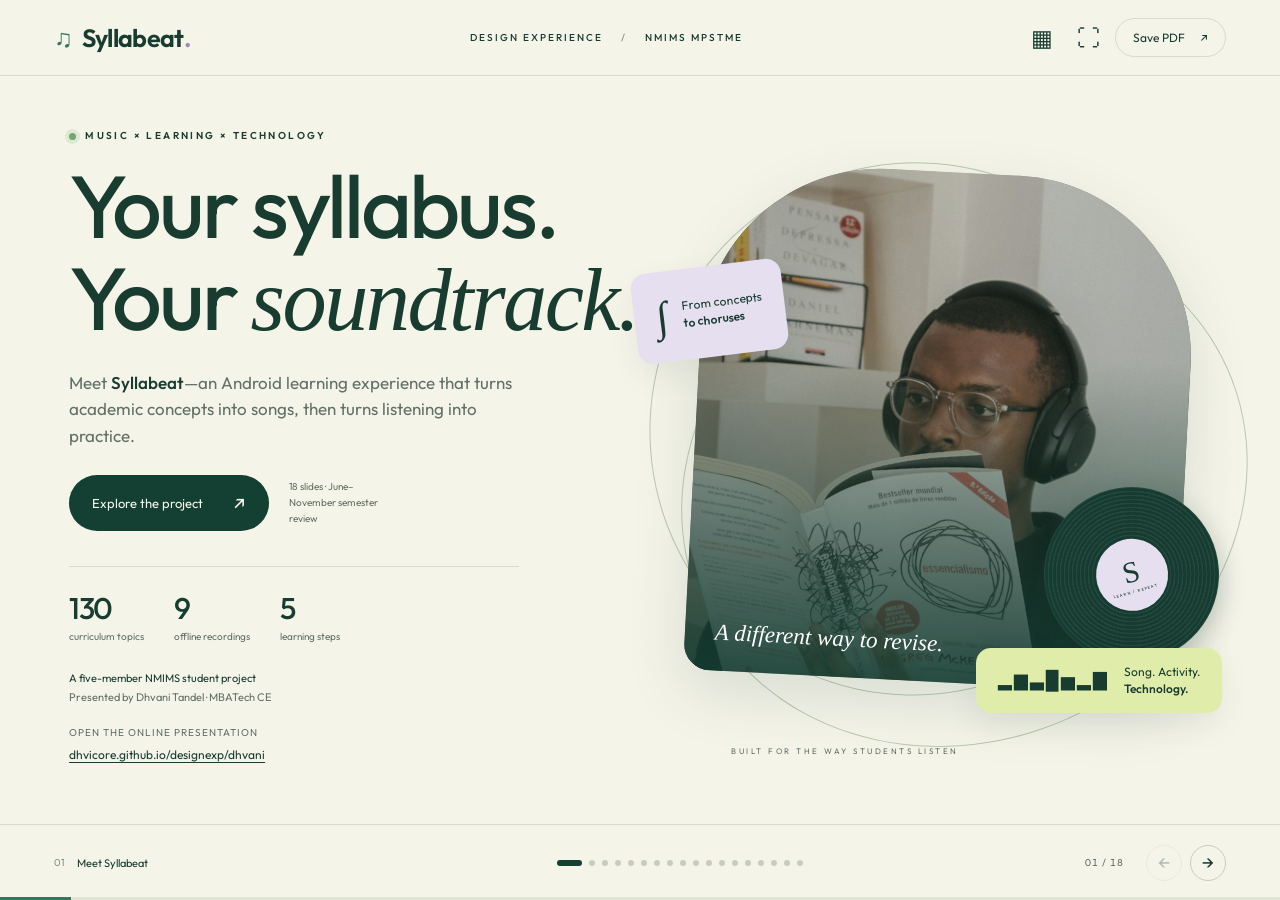
<file: dhvani/index.html>
<!DOCTYPE html>

<html lang="en">
<head>
<meta charset="utf-8"/><meta content="width=device-width, initial-scale=1" name="viewport"/>
<meta content="#123c32" name="theme-color"/><meta content="Syllabeat: a music-based learning project for NMIMS students. Explore the working Android app, curriculum, educational songs, read-along lyrics, activities and future roadmap." name="description"/>
<title>Syllabeat — Dhvani Tandel</title>
<link href="assets/icon.svg" rel="icon" type="image/svg+xml"/><link href="styles.css" rel="stylesheet"/>
<style>.public-deck-link{margin-top:18px;font-size:10px;letter-spacing:1px;color:var(--muted)}.public-deck-link a{display:inline-block;margin-top:6px;color:var(--ink);font-size:12px;letter-spacing:0;text-underline-offset:3px;overflow-wrap:anywhere}@media print{.public-deck-link{margin-top:14px}.public-deck-link a{font-size:11px}}</style></head>
<body>
<header class="topbar"><a aria-label="Syllabeat cover" class="brand" href="#1"><span class="brand-icon">♫</span>Syllabeat<span class="brand-dot">.</span></a><span class="top-context">DESIGN EXPERIENCE <span>/</span> NMIMS MPSTME</span><div class="top-actions"><button aria-label="Open slide overview" class="icon-button" id="outlineBtn" title="Slide overview">▦</button><button aria-label="Toggle fullscreen" class="icon-button" id="fullscreenBtn" title="Fullscreen">⛶</button><button class="print-button" id="printBtn">Save PDF <span>↗</span></button></div></header>
<main aria-label="Syllabeat project presentation" id="deck">
<section aria-label="Slide 1: Meet Syllabeat" class="slide cover active" data-title="Meet Syllabeat">
<div class="cover-copy"><p class="eyebrow"><span class="live-dot"></span> MUSIC × LEARNING × TECHNOLOGY</p><h1>Your syllabus.<br/>Your <em>soundtrack.</em></h1><p class="lede">Meet <strong>Syllabeat</strong>—an Android learning experience that turns academic concepts into songs, then turns listening into practice.</p><div class="hero-cta"><button class="primary" data-next="">Explore the project <span>↗</span></button><span class="small-note">18 slides · June–November semester review</span></div><div class="hero-stats"><div><b>130</b><span>curriculum topics</span></div><div><b>9</b><span>offline recordings</span></div><div><b>5</b><span>learning steps</span></div></div><p class="byline">A five-member NMIMS student project<br/><span>Presented by Dhvani Tandel · MBATech CE</span></p><p class="public-deck-link">OPEN THE ONLINE PRESENTATION<br/><a href="https://dhvicore.github.io/designexp/dhvani/">dhvicore.github.io/designexp/dhvani</a></p></div>
<div class="hero-art"><div class="art-orbit orbit-one"></div><div class="art-orbit orbit-two"></div><div class="photo-frame"><img alt="A learner wearing headphones while reading a book" fetchpriority="high" src="assets/study-headphones.jpg"/><div class="photo-shade"></div><span class="image-label">A different way to revise.</span></div><div class="floating-note note-one"><span>∫</span><div>From concepts<br/><strong>to choruses</strong></div></div><div aria-hidden="true" class="vinyl"><div class="vinyl-label">S<span>LEARN / REPEAT</span></div></div><div class="floating-note note-two"><span class="mini-wave">▂▆▃█▅▂▇</span><div>Song. Activity.<br/><strong>Technology.</strong></div></div><div class="art-caption">BUILT FOR THE WAY STUDENTS LISTEN</div></div>
</section>
<section aria-label="Slide 2: The learning idea" class="slide" data-title="The learning idea">
<div class="section-heading"><p class="eyebrow">01 / THE IDEA</p><h2>Make revision<br/><em>worth replaying.</em></h2><p>Formulas and definitions can be difficult to revisit. Our idea combines a memorable song with an activity that checks understanding.</p></div>
<div class="sat-grid"><article class="sat-card sage"><span class="sat-letter">S</span><div aria-hidden="true" class="sat-visual">♫</div><h3>Song</h3><p>Original educational lyrics turn the key concept into a verse and chorus.</p><span class="tag">LISTEN &amp; REPEAT</span></article><article class="sat-card lilac"><span class="sat-letter">A</span><div aria-hidden="true" class="sat-visual">✓</div><h3>Activity</h3><p>Blanks, multiple-choice questions and line ordering make the student participate.</p><span class="tag">RECALL &amp; CHECK</span></article><article class="sat-card peach"><span class="sat-letter">T</span><div aria-hidden="true" class="sat-visual">⌘</div><h3>Technology</h3><p>One Android app connects topic selection, lyrics, audio and feedback.</p><span class="tag">ONE LEARNING JOURNEY</span></article></div>
<p class="bottom-insight"><span>OUR HYPOTHESIS</span> Music can make revision more engaging. Whether it improves long-term retention still needs a student study.</p>
</section>
<section aria-label="Slide 3: June–November journey" class="slide semester-slide" data-title="June–November journey"><div class="section-heading"><p class="eyebrow">SEMESTER / JUNE–NOVEMBER 2026</p><h2>The semester<br/><em>at a glance</em></h2><p>Research and documentation became a curriculum dataset, then a working Android learning app.</p></div><div class="semester-months">
<article><b>JUN</b><h3>Research</h3><p>Investigated music-based learning, AI tools and the supporting research files.</p></article>
<article><b>JUL</b><h3>Dataset</h3><p>Documented Calculus topics, formulas, applications and music categories.</p></article>
<article><b>AUG</b><h3>Mapping &amp; AI</h3><p>Linked topics to song references and investigated lyric-generation tools.</p></article>
<article><b>SEP</b><h3>Preparation</h3><p>Continued research and prepared the project’s content and documentation files.</p></article>
<article><b>OCT</b><h3>Implementation</h3><p>Developed the prototype and Android app, audio playback and activities.</p></article>
<article><b>NOV</b><h3>Integration</h3><p>Refined Syllabeat, added Economics and updated the report and presentation.</p></article></div><p class="bottom-insight"><span>LOGBOOK REFERENCE</span> 20 Jul · 29 Jul · 11 Aug · 18 Aug. June and September summaries follow Dhvani’s account; no extra meeting dates are inferred.</p></section><section aria-label="Slide 4: June &amp; July: the foundation" class="slide semester-slide" data-title="June &amp; July: the foundation"><div class="section-heading"><p class="eyebrow">SEMESTER / RESEARCH &amp; DATA</p><h2>Research first<br/><em>Then structured content</em></h2><p>June research and file preparation supported the detailed dataset work recorded in July.</p></div><div class="semester-columns"><div><span class="tag">JUNE / RESEARCH FILES</span><h3>Understanding the approach</h3><ul><li>Studied music generation and educational uses of language models.</li><li>Organised papers, reference notes and project documentation.</li><li>Used the Song–Activity–Technology framework to guide the learning experience.</li></ul></div><div><span class="tag">JULY / DATED LOGBOOK</span><h3>Building the Calculus data</h3><dl><dt>20 July · Week 4</dt><dd>Syllabus specification: concepts, exact formulas and engineering applications.</dd><dt>29 July · Week 5</dt><dd>English/Hindi song types and suitable music categories.</dd></dl><p>Three linked artifacts: syllabus specification, song/topic mapping and per-topic generation briefs.</p></div></div><p class="source-foot">Sources: supplied report §2 and §3; Calculus_Dataset_Findings.md; June research confirmed by Dhvani.</p></section><section aria-label="Slide 5: August &amp; September: lyrics preparation" class="slide semester-slide" data-title="August &amp; September: lyrics preparation"><div class="section-heading"><p class="eyebrow">SEMESTER / CONTENT &amp; AI RESEARCH</p><h2>A formula needs<br/><em>the right words</em></h2><p>Topic mapping established the link between academic content, language and musical style.</p></div><div class="semester-columns"><div><span class="tag">AUGUST / LOGBOOK WEEKS 6 &amp; 7</span><dl><dt>11 August · Week 6</dt><dd>Matched the Calculus topics with music styles and English/Hindi references.</dd><dt>18 August · Week 7</dt><dd>Reviewed GPT, Llama and Claude for educational lyrics, plus Suno, MagicSchool and MusicGen.</dd></dl><p>Next task recorded: prepare Unit 1 lyrics grounded in the syllabus and make sample songs.</p></div><div><span class="tag">SEPTEMBER / CONTINUED PREPARATION</span><h3>Files ready for implementation</h3><p>Continued research and preparation of the project files, including lyric material, findings, tool guidance and documentation.</p><p>Core rule: keep the theorem’s assumptions and formula intact when adapting words to music.</p><div class="formula-highlight">Content accuracy comes before rhyme</div></div></div><p class="source-foot">Source: Logbook_Week7_Entry.md, including prior meeting dates; September summary confirmed by Dhvani. File completion dates are not assigned individually.</p></section><section aria-label="Slide 6: Research &amp; design decisions" class="slide research-slide" data-title="Research &amp; design decisions">
<div class="section-heading"><p class="eyebrow">RESEARCH / WHY THIS APPROACH</p><h2>Music is the hook.<br/><em>Understanding is the goal.</em></h2><p>The original literature review informed the SAT idea. It does not prove that our app improves marks or long-term retention.</p></div>
<div class="evidence-grid"><article><span class="tag">LEARNING DESIGN</span><h3>Pair songs with action</h3><p>Use a chorus for recall, then ask students to retrieve facts through blanks, choices and sequencing.</p><small>Active-learning literature informs the approach; the app still needs evaluation.</small></article><article><span class="tag">CONTENT ACCURACY</span><h3>Ground every lyric</h3><p>Start from the syllabus explanation, exact formula and required conditions. Review translations and singing pronunciation.</p><small>Fluent lyrics can still contain academic errors.</small></article><article><span class="tag">TOOL EXPLORATION</span><h3>Choose what works</h3><p>Suno supplied the final saved recordings. Colab / ACE-Step was experimental. MusicGen and MagicSchool were researched.</p><small>No custom singing model was successfully trained for the final demo.</small></article></div>
<p class="bottom-insight"><span>WHAT WE WILL MEASURE</span> Compare song + activity with conventional revision, using topic quizzes immediately and again after a delay.</p>
</section>
<section aria-label="Slide 7: The earlier working prototype" class="slide semester-slide" data-title="The earlier working prototype"><div class="section-heading"><p class="eyebrow">PROTOTYPE / PYTHON &amp; STREAMLIT</p><h2>Testing the idea<br/><em>before Android</em></h2><p>Calculus Song Studio explored the full SAT experience and revealed the limitations of synthetic singing.</p></div><div class="semester-columns"><div><span class="tag">WHAT WE EXPLORED</span><h3>Song and activity together</h3><ul><li>Unit/topic/language selection and educational lyrics.</li><li>Speech voices shaped onto notes with Praat/PSOLA.</li><li>Blanks, formula choices and ordering activities.</li><li>Whisper sing-back checking and a Photosynthesis demonstration.</li></ul></div><div><span class="tag">WHAT CHANGED FOR ANDROID</span><h3>Clarity became the priority</h3><p>Robotic voices and weak word clarity led to saved Suno recordings for the Calculus demo.</p><p>Colab/ACE-Step provided another experimental route, but exact tune control and service reliability remained unresolved.</p><p>Whisper sing-back and the Biology demo remain prototype explorations, not shipped Android features.</p></div></div><p class="source-foot">References: original report §4, prototype/README.md and the current Android implementation. No custom singing model was trained for the final demo.</p></section><section aria-label="Slide 8: The curriculum foundation" class="slide" data-title="The curriculum foundation">
<div class="section-heading"><p class="eyebrow">02 / CURRICULUM FIRST</p><h2>Real syllabus.<br/><em>Structured for songs.</em></h2><p>The work began with syllabus collection, unit-wise topic segregation, key terms and song-reference mapping—not audio alone.</p></div>
<div class="data-layout"><div class="subject-stack"><article class="subject-card"><div class="subject-symbol">∫</div><div><span class="tag">CALCULUS</span><h3>38 topics · 5 units</h3><p>Differential calculus, partial differentiation, integrals, multiple integrals and vector calculus.</p><div class="unit-bars"><span style="--n:9">9</span><span style="--n:5">5</span><span style="--n:5">5</span><span style="--n:8">8</span><span style="--n:11">11</span></div><small>Topic count by unit, U1 → U5</small></div></article><article class="subject-card chemistry"><div class="subject-symbol">⚗</div><div><span class="tag">CHEMISTRY</span><h3>60 topics · 6 units + supplements</h3><p>Atomic structure, gas laws, water, materials, electrochemistry, acids and bases.</p><div class="language-pills"><span>English</span><span>हिन्दी</span><span>मराठी</span></div></div></article></div><div class="schema"><p class="eyebrow">THE SHARED DATA CONTRACT</p><div class="schema-node"><span>01</span><div><b>Curriculum content</b><small>Subject → unit → topic → explanation + formula / keywords</small></div></div><i class="connector">↓</i><div class="schema-node"><span>02</span><div><b>Music mapping</b><small>Category → language → reference song → musical style</small></div></div><i class="connector">↓</i><div class="schema-node"><span>03</span><div><b>Learning output</b><small>Educational lyrics → recording → timed cues → practice</small></div></div><p class="schema-note">Stable topic IDs keep songs, lyric versions and quiz content connected. Bundled JSON makes the demo available offline.</p></div></div>
<p class="economics-addition"><b>ECONOMICS / MANAGEMENT</b> 32 topics · 7 units · English, Hindi and Marathi · added November</p></section>
<section aria-label="Slide 9: Inside the Android app" class="slide product-slide" data-title="Inside the Android app">
<div class="section-heading"><p class="eyebrow">03 / THE PRODUCT</p><h2>One topic.<br/><em>Five simple steps.</em></h2><p>Sign up or log in, then follow a guided learning flow.</p></div>
<div class="product-layout"><div class="journey-list"><article><b>01</b><div><h3>Learn</h3><p>Select subject, unit and topic; review the concept.</p></div></article><article><b>02</b><div><h3>Choose your sound</h3><p>Calculus: Hindi, English, bhajan or lo-fi. Chemistry and Economics: English, Hindi or Marathi.</p></div></article><article><b>03</b><div><h3>Review the lyrics</h3><p>Prepare a curriculum-based draft or load the saved recording’s lyrics.</p></div></article><article><b>04</b><div><h3>Listen &amp; follow</h3><p>Play offline, pause, seek, replay and read highlighted lines.</p></div></article><article><b>05</b><div><h3>Practise</h3><p>Answer three activity types, get a score and try again.</p></div></article></div><div class="phone-stage"><div class="phone phone-back"><div class="phone-camera"></div><div class="mock-brand">♫ Syllabeat</div><span class="tag">YOUR CLASSROOM</span><h4>What are we<br/>learning today?</h4><div class="mock-course">∫   Calculus</div><div class="mock-field">Unit 1 <span>⌄</span></div><div class="mock-field">Rolle’s Theorem <span>⌄</span></div><p class="mock-fact">Continuous on [a,b].<br/>Differentiable inside.<br/>Equal endpoint values.</p><div class="mock-button">Choose your sound →</div></div><div class="phone phone-front"><div class="phone-camera"></div><div class="mock-brand">♫ Syllabeat</div><span class="tag">STEP 4 / LISTEN</span><h4>Your lesson.<br/>On repeat.</h4><div class="mock-track"><span>YOUR SONG</span><b>Rolle’s Theorem</b><small>English · saved recording</small></div><div aria-hidden="true" class="mock-wave">▂▅▃▇▂█▄▆▃▇▅▂</div><div class="mock-scrub"><span></span></div><div class="mock-controls">↶   <b>▶</b>   ↻</div><div class="mock-lyrics"><small>READ ALONG</small><p>Equal ends<br/><strong>Three conditions hold</strong><br/>Some c lies in between</p></div></div><small class="mock-caption">Illustrative UI previews based on the working app</small></div></div>
</section>
<section aria-label="Slide 10: Hear the implementation" class="slide demo-slide" data-title="Hear the implementation">
<div class="section-heading"><p class="eyebrow">04 / PRESS PLAY</p><h2>Same theorem.<br/><em>A different rhythm.</em></h2><p>Try the saved Rolle’s Theorem recordings. Each category has its own audio file and line timings.</p></div>
<div class="demo-layout"><div class="record-stage"><div class="demo-record" id="demoRecord"><div><span>SYLLABEAT</span><b>∫</b><small>ROLLE’S THEOREM</small></div></div><p>Original educational lyrics<br/><strong>Saved Suno-generated recordings</strong></p></div><div class="demo-panel"><div aria-label="Choose demo category" class="category-tabs" role="group"><button class="selected" data-category="English">English</button><button data-category="Hindi">Hindi</button><button data-category="Bhajan">Bhajan</button><button data-category="Lo-fi">Lo-fi</button></div><div class="demo-title"><span class="tag">LIVE AUDIO SAMPLE</span><h3 id="demoTitle">English · Rolle’s Theorem</h3><p>No generation server needed for these saved songs.</p></div><audio aria-label="Rolle's Theorem saved song" controls="" id="sampleAudio" preload="none"></audio><div aria-live="off" class="lyric-window"><span class="tag">FOLLOW THE LYRICS</span><p id="demoLyric">Press play to hear the selected recording.</p></div><p class="tiny">Automatic line timing is approximate. Song names in the app are references; exact matching to a commercial melody is not verified.</p></div></div>
<div class="demo-inventory"><span><b>4</b> Rolle’s Theorem versions</span><span><b>4</b> Beta Function versions</span><span><b>1</b> Dalton’s Atomic Theory English version</span></div>
</section>
<section aria-label="Slide 11: Economics without Suno" class="slide semester-slide" data-title="Economics without Suno"><div class="section-heading"><p class="eyebrow">NOVEMBER / LATEST INTEGRATION</p><h2>Economics joins<br/><em>the same learning flow</em></h2><p>Krishhma Vira’s Economics/Management contribution adds 32 topics across seven units, with English, Hindi and Marathi content.</p></div><div class="semester-columns"><div><span class="tag">CONTENT IN THE APP</span><h3>Seven units</h3><p>Introduction, markets/macroeconomics, central banking, production, management, organising and controlling.</p><p>Each topic connects its explanation and key terms to language-specific song suggestions, editable lyrics and practice.</p><p>Twelve topics include supplied English lyrics. Other drafts use templates based on the contributed content.</p></div><div><span class="tag">ON-DEVICE AUDIO</span><h3>A second audio route</h3><ol><li>Android text-to-speech records each lyric line.</li><li>Pitch and syllable processing arrange the voice over a generated beat.</li><li>The app saves a WAV and line timings for playback and read-along lyrics.</li></ol><p>No Suno or Colab service is required for this route. Voice quality depends on Android’s installed voices.</p></div></div><p class="bottom-insight"><span>STYLE REFERENCES</span> Named songs guide style and tempo. This engine composes an original melody, rather than reproducing the selected commercial recording.</p></section><section aria-label="Slide 12: Activities &amp; feedback" class="slide activities-slide" data-title="Activities &amp; feedback">
<div class="section-heading"><p class="eyebrow">PRACTICE / THE A IN SAT</p><h2>After the chorus,<br/><em>check the concept.</em></h2><p>Step 5 turns the listening session into three scored tasks. Students receive feedback and can retry.</p></div>
<div class="activity-layout"><div class="activity-example"><span class="tag">ROLLE’S THEOREM / EXAMPLE</span><h3>A song is a starting point</h3><p>The function must be <b class="answer-pill">continuous</b> on the closed interval [a,b].</p><p>It must be differentiable inside, and f(a) = f(b).</p><div class="formula-highlight">∃ c ∈ (a,b), f′(c) = 0</div><small>All three assumptions are required before applying the conclusion.</small></div><div class="activity-tasks"><article><span>01</span><div><h3>Fill in the blanks</h3><p>Recall important words from the lesson instead of only recognising them.</p></div></article><article><span>02</span><div><h3>Choose the right answer</h3><p>Pick the correct formula or relevant key terms for the selected subject.</p></div></article><article><span>03</span><div><h3>Put the lines in order</h3><p>Rebuild the lesson, check the feedback and retry for a better score.</p></div></article></div></div>
<p class="bottom-insight"><span>CURRENT SCOPE</span> Activities run offline and are currently in English. Sing-back assessment and scheduled revision remain future Android features.</p>
</section>
<section aria-label="Slide 13: Under the hood" class="slide tech-slide" data-title="Under the hood">
<div class="section-heading"><p class="eyebrow">05 / UNDER THE HOOD</p><h2>A simple interface.<br/><em>A connected system.</em></h2><p>Built in Android Studio with Kotlin and Jetpack Compose; tested on an Android emulator.</p></div>
<div class="architecture"><div class="arch-block app-layer"><span class="tag">ANDROID / KOTLIN</span><h3>Jetpack Compose interface</h3><p>Login · topic selection · music choices · lyrics · player · activities</p></div><div class="arch-branches"><article><span class="tech-icon">▦</span><h3>Curriculum</h3><p>Bundled JSON records<br/>Stable topic IDs<br/>Multilingual content</p></article><article><span class="tech-icon">♙</span><h3>Accounts</h3><p>Device-local SQLite<br/>Salted PBKDF2 hashes<br/>Remembered email</p></article><article><span class="tech-icon">♫</span><h3>Audio + lyrics</h3><p>Original MP3 assets<br/>Buffered Media3 playback<br/>Per-recording line cues</p></article><article><span class="tech-icon">✓</span><h3>Practice</h3><p>Content-based blanks<br/>Formula / keyword quiz<br/>Line order + feedback</p></article></div><div class="pipeline-note"><span class="tag">DESKTOP AUTHORING</span><p><b>Reviewed syllabus lyrics → Suno → downloaded MP3 → local Whisper timing → Android assets</b><br/>No transcription or model inference runs during saved-song playback.</p></div></div>
<p class="source-foot"><b>ECONOMICS ROUTE:</b> topic + lyrics → Android TTS → pitch/beat renderer → WAV + line cues → Media3. Installed voices are preferred; a network voice may require internet.</p></section>
<section aria-label="Slide 14: The code in simple terms" class="slide semester-slide" data-title="The code in simple terms"><div class="section-heading"><p class="eyebrow">TECHNICAL / SHORT CODE WALKTHROUGH</p><h2>What the main<br/><em>files actually do</em></h2><p>The app separates the screens, curriculum, accounts, song creation and playback so they can develop independently.</p></div><div class="code-walk"><article><code>SongStudio.kt</code><p>Controls the five learning steps and remembers the selected subject, topic, category and lyrics.</p></article><article><code>Curriculum.kt + JSON assets</code><p>Loads syllabus records and stable topic IDs. Chemistry and Economics adapters map team data into one common structure.</p></article><article><code>AccountStore.kt</code><p>Stores device-local accounts with salted password hashes. Remembers the email while requiring the password again.</p></article><article><code>EconomicsAudio.kt</code><p>Records TTS lines, runs the imported pitch/beat renderer and saves a WAV with lyric cues.</p></article><article><code>LocalSongEngine.kt + TimedLyrics.kt</code><p>Uses Media3 to play local audio. The playback clock chooses which lyric line to highlight.</p></article><article><code>LearningActivity.kt</code><p>Creates blanks, formula/key-term choices and ordering tasks, then checks answers and offers a retry.</p></article></div></section><section aria-label="Slide 15: From prototype to app" class="slide" data-title="From prototype to app">
<div class="section-heading"><p class="eyebrow">06 / WHAT WE BUILT &amp; LEARNED</p><h2>From an experiment<br/><em>to a working app.</em></h2><p>The original report and deck documented the Calculus prototype. The current implementation adds a complete Android learning journey.</p></div>
<div class="build-timeline"><article><span>01 / FOUNDATION</span><h3>Data &amp; research</h3><p>Collected syllabus topics, formulas, key terms and music references. Developed the Song–Activity–Technology framework.</p></article><article><span>02 / PROTOTYPE</span><h3>Python + Streamlit</h3><p>Explored text-to-speech, pitch shaping, melodies and quizzes. Robotic vocals exposed the gap between speech and natural singing.</p></article><article><span>03 / EXPLORATION</span><h3>AI audio trials</h3><p>Tested a GPU/Colab music workflow. Singing quality, service connectivity and exact melody control remained challenging.</p></article><article><span>04 / WORKING DEMO</span><h3>Android + saved songs</h3><p>Integrated saved songs, Chemistry, lyric cues and quizzes in October. Added Economics and on-device generation in November.</p></article></div>
<div class="learning-strip"><div><span>RELIABILITY</span><p>Buffered playback and in-place updates preserve the demo and local accounts.</p></div><div><span>QUALITY CHECKS</span><p>Build/lint, topic mappings, audio continuity, seeking and lyric timing checks.</p></div><div><span>HONEST LIMIT</span><p>Calculus/Chemistry use saved recordings. Economics generates TTS-based songs on the device; natural singing quality remains an open issue.</p></div></div>
</section>
<section aria-label="Slide 16: Testing &amp; current limits" class="slide validation-slide" data-title="Testing &amp; current limits">
<div class="section-heading"><p class="eyebrow">VALIDATION / WHAT WORKS TODAY</p><h2>Test the experience.<br/><em>Be clear about the limits.</em></h2><p>We checked the implementation, while keeping technical playback separate from musical quality and learning effectiveness.</p></div>
<div class="testing-grid"><article class="test-ready"><span class="tag">IMPLEMENTED &amp; CHECKED</span><h3>A working Android demo</h3><ul><li>Build and lint checks</li><li>Curriculum and song-selection mappings</li><li>Account persistence across normal updates</li><li>Original-file playback, pause, seek and replay</li><li>Line-cue order and recording boundaries</li><li>Quiz content, answer handling and feedback</li></ul></article><article class="test-limits"><span class="tag">OPEN LIMITATIONS</span><h3>A prototype, not a finished service</h3><ul><li>9 bundled recordings plus Economics generation</li><li>Automatic lyric timing is approximate</li><li>One short recording cuts off mid-refrain</li><li>No verified exact commercial-song covers</li><li>No SAP login, cloud sync or full library yet</li><li>No measured retention benefit yet</li></ul></article></div>
<p class="bottom-insight"><span>PLAYBACK TROUBLESHOOTING</span> We increased buffering and switched the Mac emulator from software to hardware graphics. Emulator performance still depends on the host device.</p>
</section>
<section aria-label="Slide 17: The next chapter" class="slide roadmap-slide" data-title="The next chapter">
<div class="section-heading"><p class="eyebrow">FUTURE / THE NEXT CHAPTER</p><h2>A soundtrack for<br/><em>every subject.</em></h2><p>Proposed next steps build on the same curriculum → lyrics → audio → activity structure.</p></div>
<div class="roadmap"><article><span class="roadmap-number">01</span><span class="tag">EXPAND THE FOUNDATION</span><h3>More subjects.<br/>More students.</h3><p>Add Physics, Biology and further syllabus data. Economics is now integrated. Introduce verified branch → year → semester mappings.</p><div class="future-tags"><span>Physics</span><span>Biology</span><span>More curricula</span><span>All subjects</span></div></article><article><span class="roadmap-number">02</span><span class="tag">PERSONALISE THE EXPERIENCE</span><h3>Smarter practice.<br/>Better continuity.</h3><p>Add song history, cloud sync, teacher content review, more languages and spaced-repetition reminders.</p><div class="future-tags"><span>Saved library</span><span>Progress</span><span>Regional languages</span></div></article><article><span class="roadmap-number">03</span><span class="tag">IMPROVE &amp; EVALUATE</span><h3>Better singing.<br/>Measured learning.</h3><p>Connect a supported singing API, explore licensed melody conditioning and sing-back feedback, then test recall with students.</p><div class="future-tags"><span>Audio quality</span><span>Sing-back</span><span>Retention study</span></div></article></div>
<p class="bottom-insight"><span>PLANNED, NOT YET SHIPPED</span> SAP/college portal login needs institutional access. Exact commercial-song melody control needs suitable rights, references and further validation.</p>
</section>
<section aria-label="Slide 18: The takeaway" class="slide closing-slide" data-title="The takeaway">
<div aria-hidden="true" class="closing-orbits"></div><p class="eyebrow">SYLLABEAT / THE NEXT WAY TO REVISE</p><h2>Learn the concept.<br/><em>Feel the rhythm.</em><br/>Check what stays.</h2><p class="closing-lede">A working Android prototype bringing curriculum, educational music, read-along lyrics and active practice into one experience.</p><div class="closing-stats"><span><b>3</b> integrated subjects</span><span><b>130</b> curriculum topics</span><span><b>9</b> saved recordings</span></div><div class="closing-links"><a class="primary light" href="https://github.com/dhvicore/designexp" rel="noopener" target="_blank">View the implementation ↗</a><button class="secondary light" id="sourcesBtn">Sources &amp; project notes</button></div><p class="mentor-line">NMIMS MPSTME · Design Experience<br/>Faculty mentors: Dr. Jaychand Upadhyay &amp; Dr. Dhirendra Mishra</p>
</section>
</main>
<footer class="deck-nav"><div class="nav-chapter"><span id="chapterNumber">01</span><span id="chapterName">Meet Syllabeat</span></div><div aria-label="Choose slide" class="progress-dots" id="dots"></div><div class="nav-controls"><span class="slide-count" id="slideCount">01 / 12</span><button aria-label="Previous slide" id="prev">←</button><button aria-label="Next slide" id="next">→</button></div></footer>
<div class="progress-track"><div id="progressFill"></div></div>
<dialog id="outlineDialog"><div class="dialog-header"><h3>The project, at a glance</h3><button aria-label="Close overview" data-close="">×</button></div><div id="outlineList"></div><p class="tiny">Use ← → or Space to present. Swipe on mobile. Press F for fullscreen.</p></dialog>
<dialog id="sourcesDialog"><div class="dialog-header"><h3>Sources &amp; project notes</h3><button aria-label="Close sources" data-close="">×</button></div><p><a href="report.html" target="_blank">Read the updated project report ↗</a>   ·   <a href="speaking-script.html" target="_blank">Open the slide-by-slide speaking script ↗</a></p><p>Refined from Dhvani’s supplied <b>Design Experience report</b> and <b>Design Experience deck</b>, updated against the working Android implementation.</p><ul><li><a href="https://github.com/dhvicore/designexp" rel="noopener" target="_blank">Implementation, README and assets</a> · Kotlin/Compose, data catalog, saved recordings, activities and timing cues.</li><li>The supplied documents describe earlier Python/Streamlit, TTS, STT and AI-tool explorations. Those are distinguished from the features shipped in the Android demo.</li><li>Photosynthesis was an earlier prototype demonstration; Biology is a future Android subject, not part of the current integrated curriculum.</li><li>MagicSchool and MusicGen were researched. Nine saved recordings use Suno; Economics uses Android TTS and a local pitch/beat renderer.</li><li>Learning-benefit statistics, pitch-accuracy claims and commercial licensing claims from the old materials are not asserted here. A controlled student evaluation is still needed.</li><li><a href="https://unsplash.com/photos/_p1ICi-S6Pk" rel="noopener" target="_blank">Study photograph: Nubelson Fernandes / Unsplash</a>. Original decorative graphics and illustrative UI previews created for this presentation.</li><li>Outfit typeface, licensed under the <a href="assets/Outfit-OFL.txt" target="_blank">SIL Open Font License</a>.</li></ul><p class="tiny">Research context: <a href="https://doi.org/10.1073/pnas.1319030111" rel="noopener" target="_blank">Freeman et al. (2014), active learning in STEM</a>; <a href="https://arxiv.org/abs/2306.05284" rel="noopener" target="_blank">Copet et al. (2023), MusicGen</a>. These do not validate Syllabeat’s learning outcomes.<br/>Current implementation: 38 Calculus, 60 Chemistry and 32 Economics/Management topics. Nine saved recordings plus on-device Economics generation. Roadmap items remain proposals.</p><p>Semester references: <a href="logbook-week7.md">Week 7 logbook and earlier meeting dates</a>; supplied report §2–4; Calculus_Dataset_Findings.md; project files and Android commit 92d6028. June/September research and file preparation were confirmed by Dhvani. March–April entries are earlier context, not re-dated as this semester’s work.</p></dialog>
<script src="app.js"></script>
</body></html>
</file>
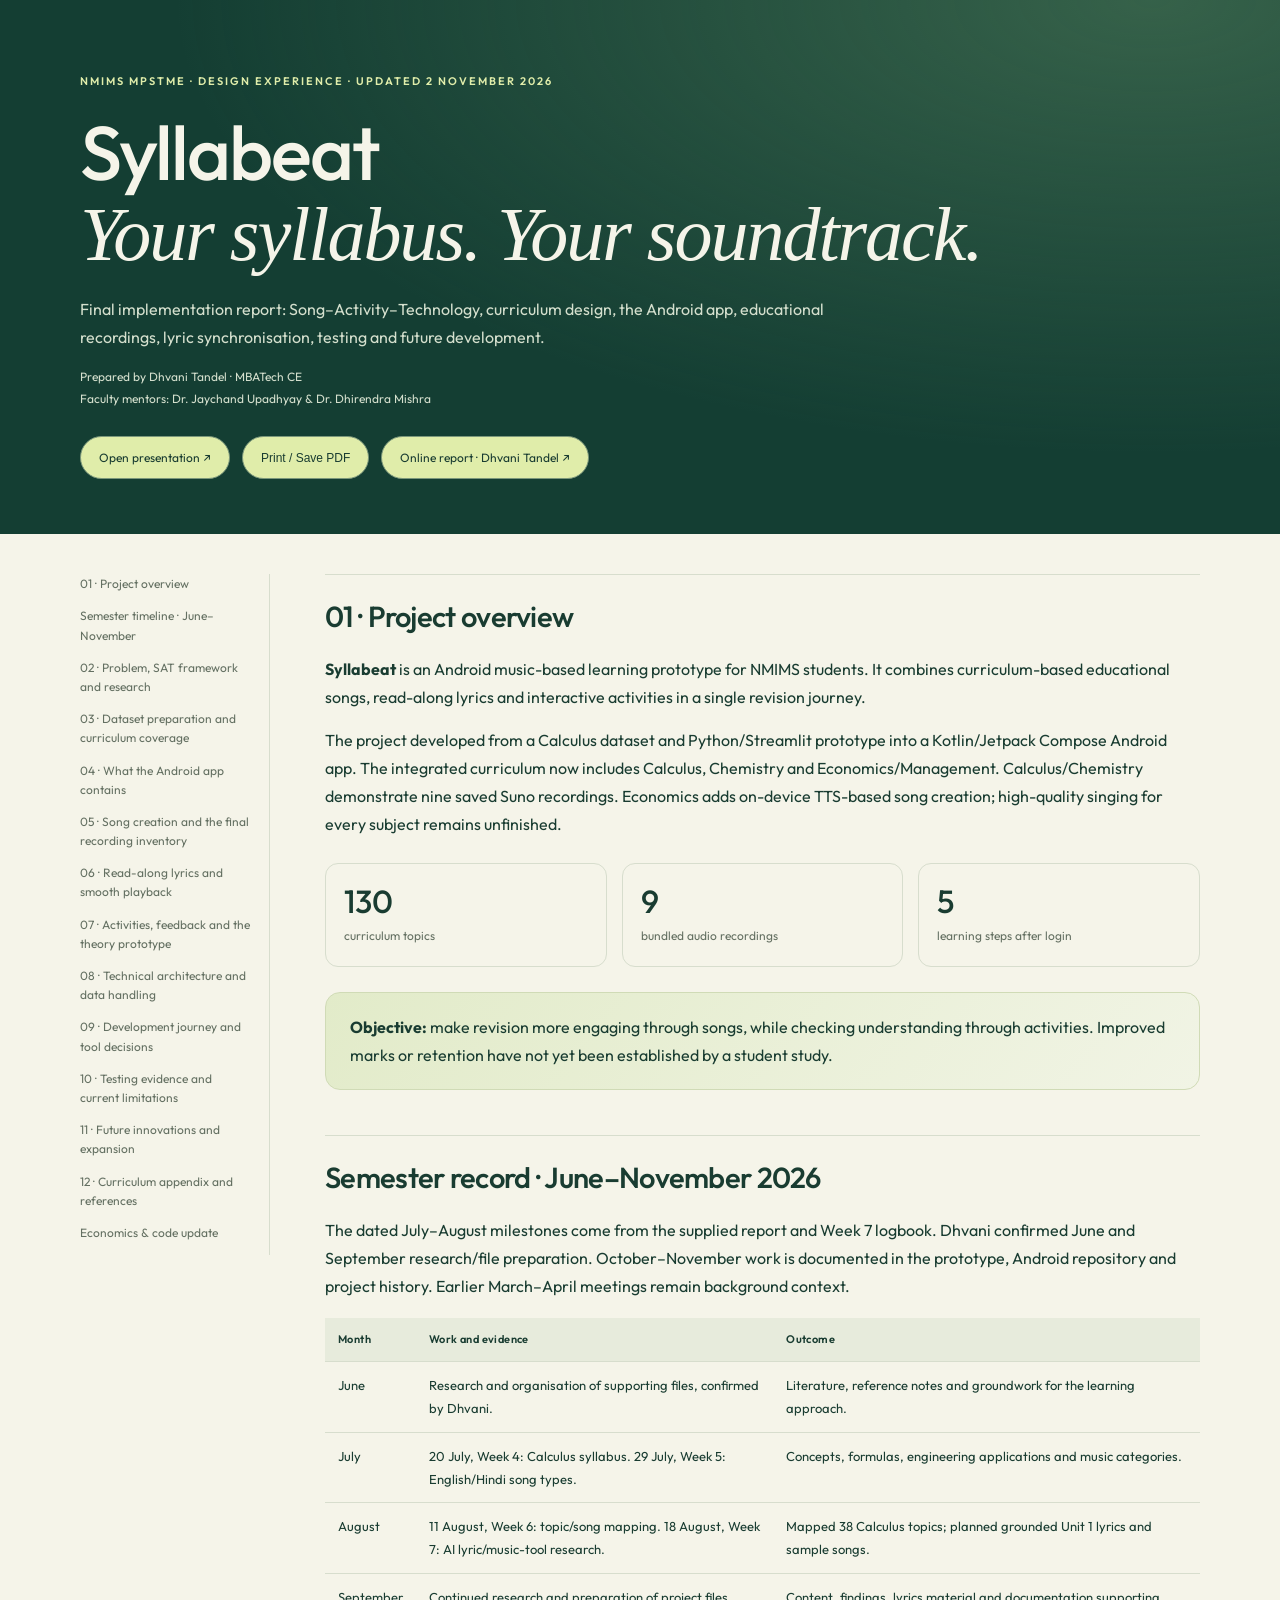
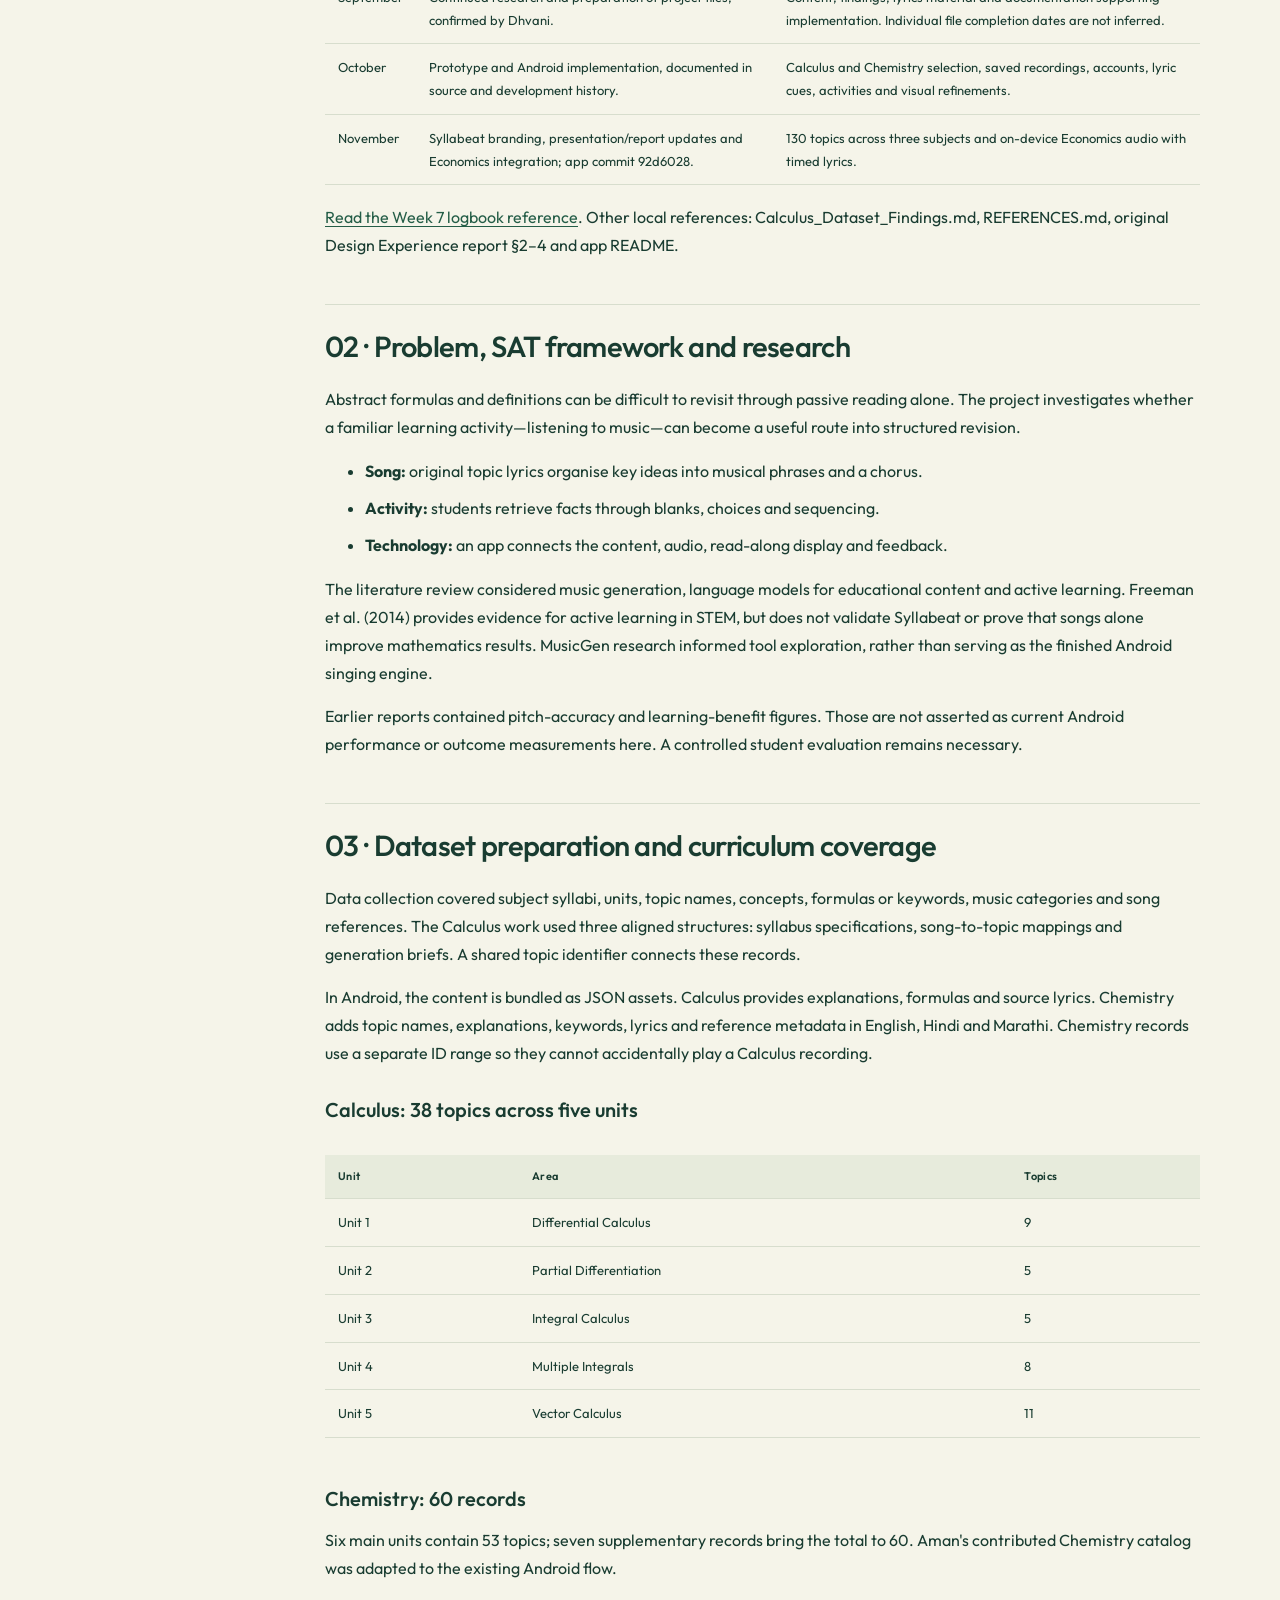
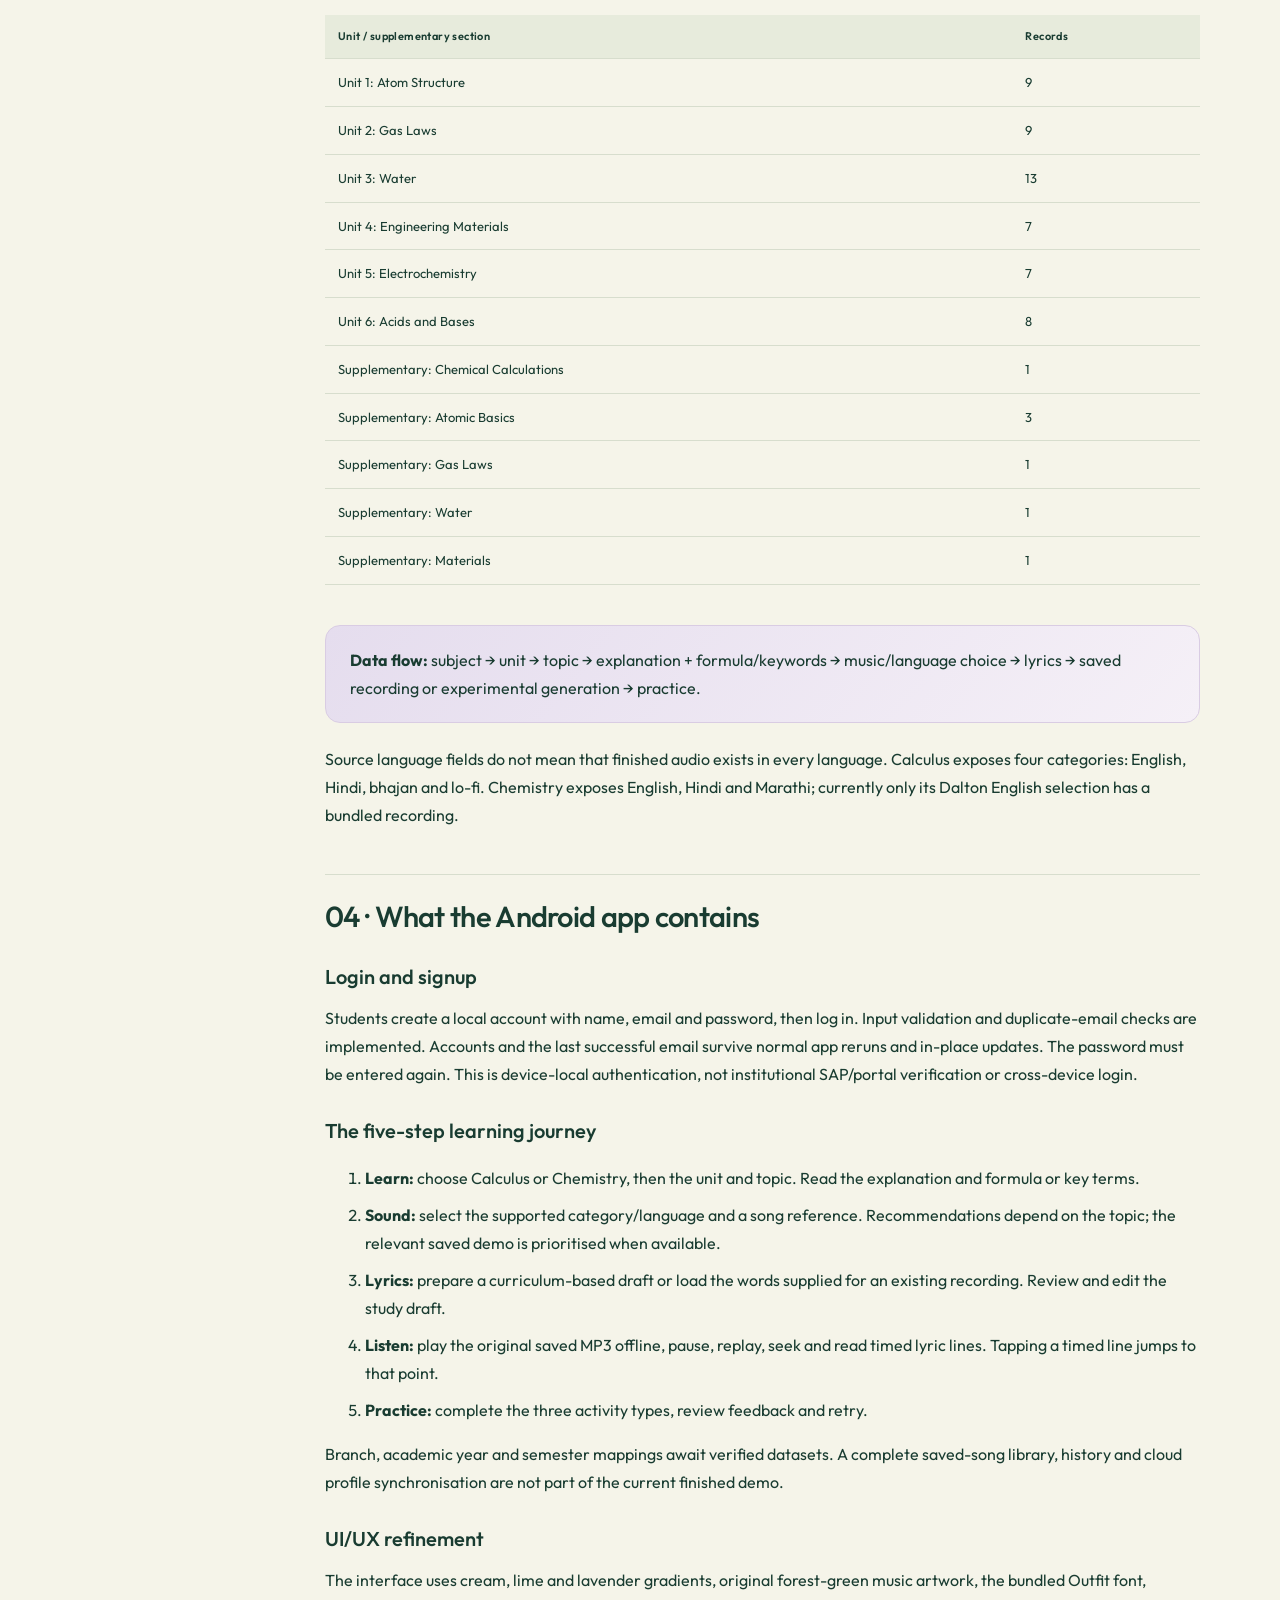
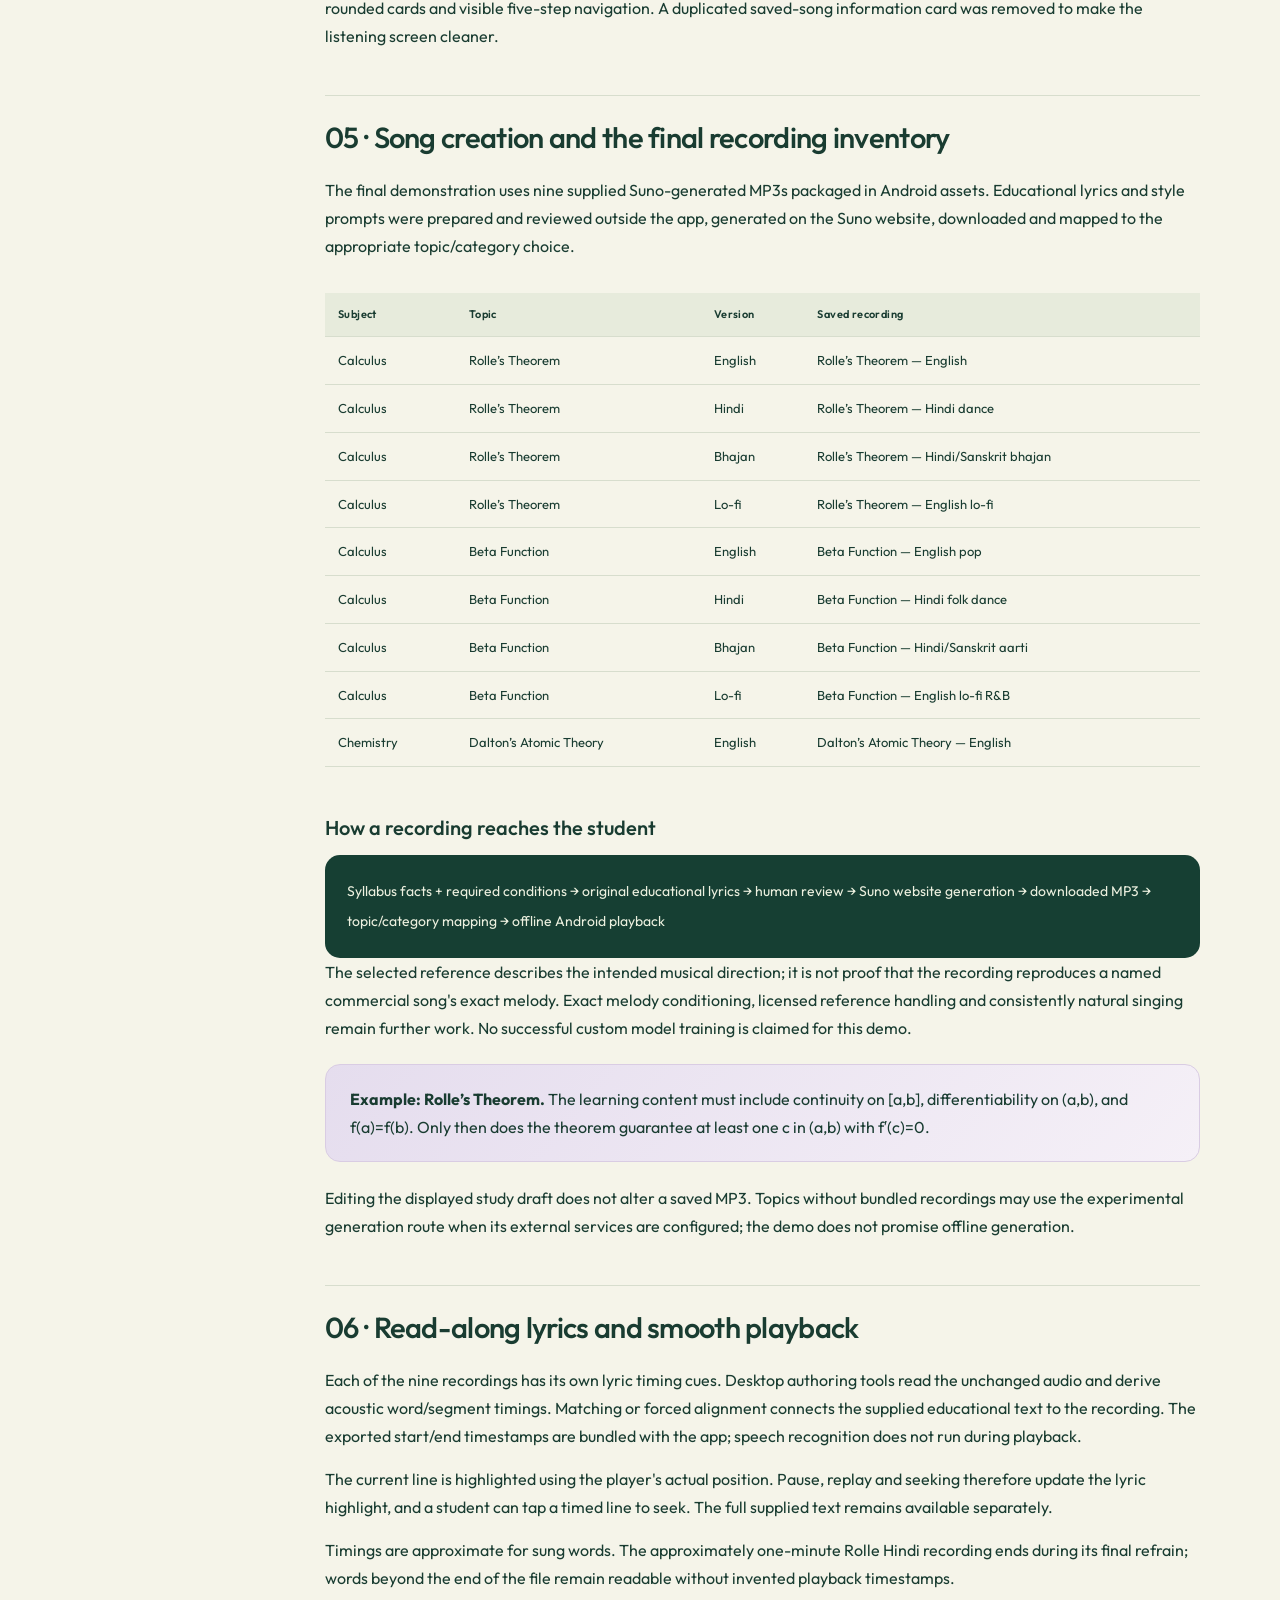
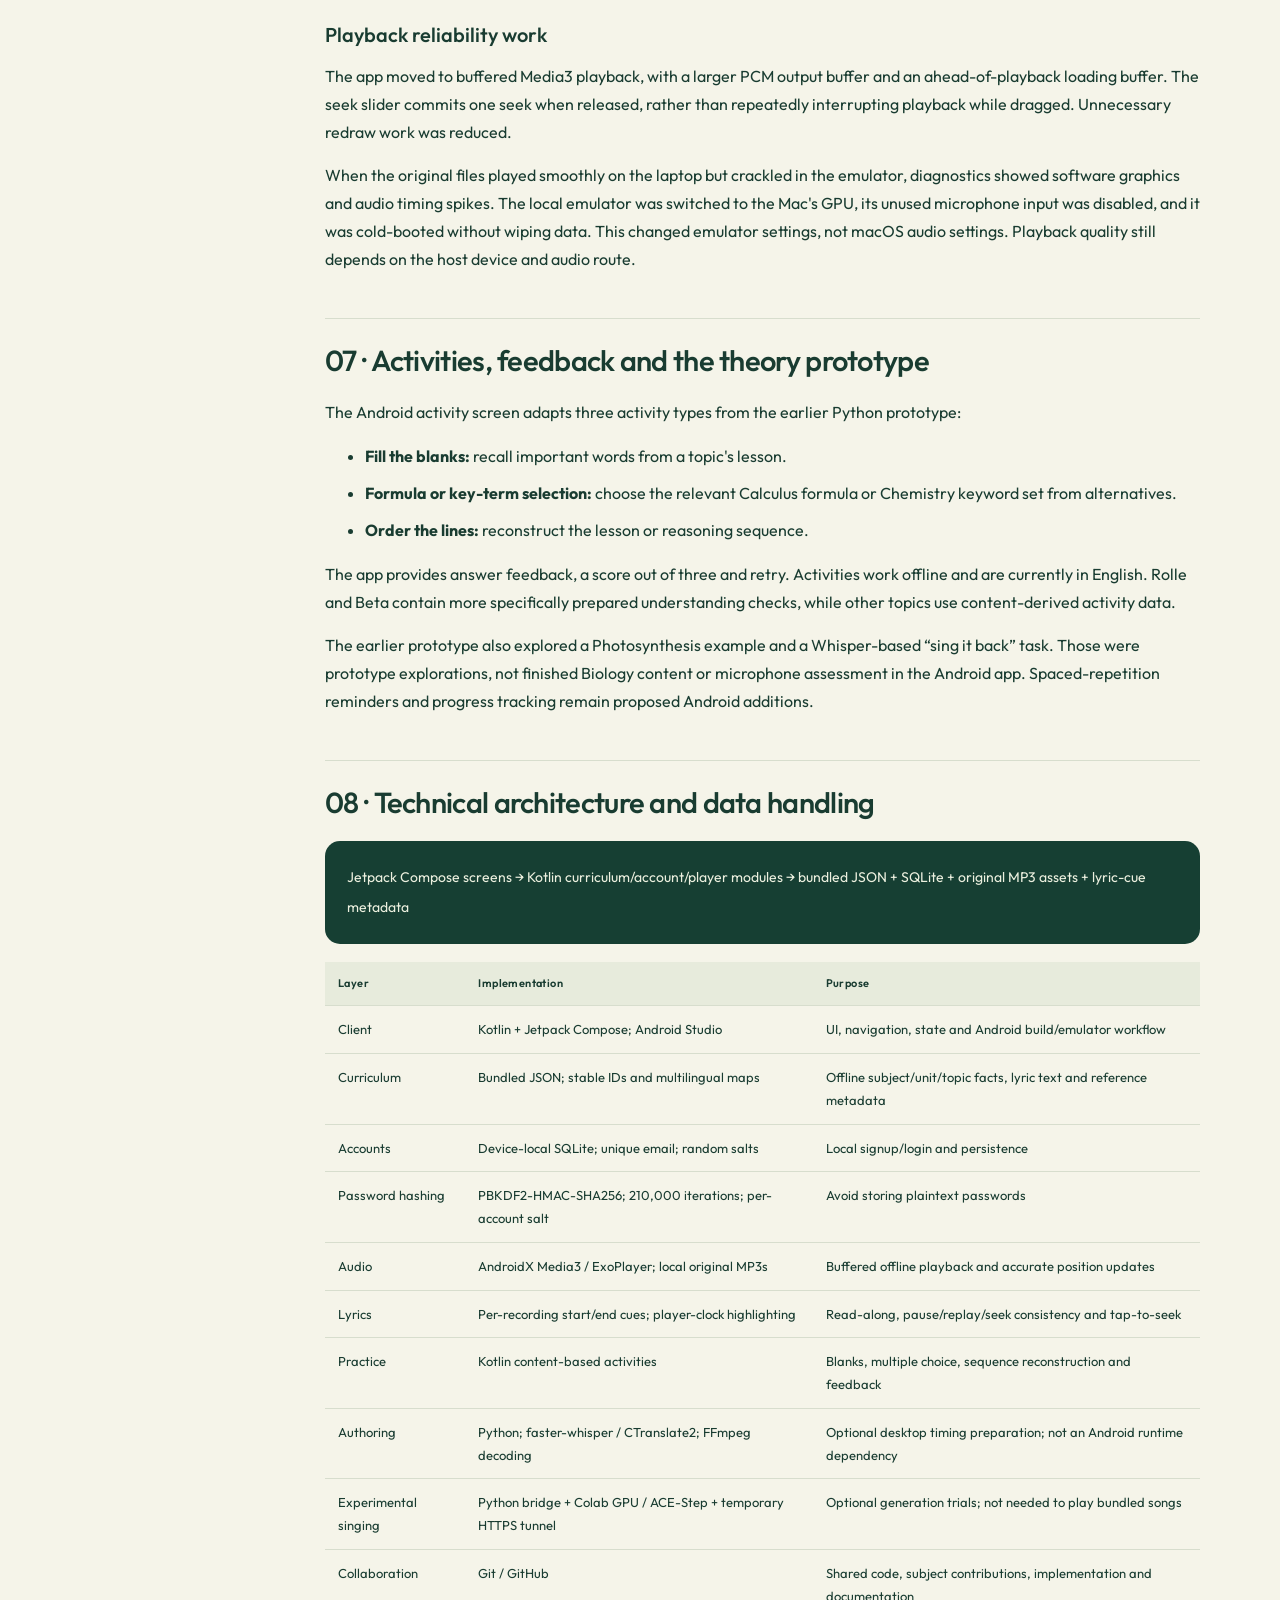
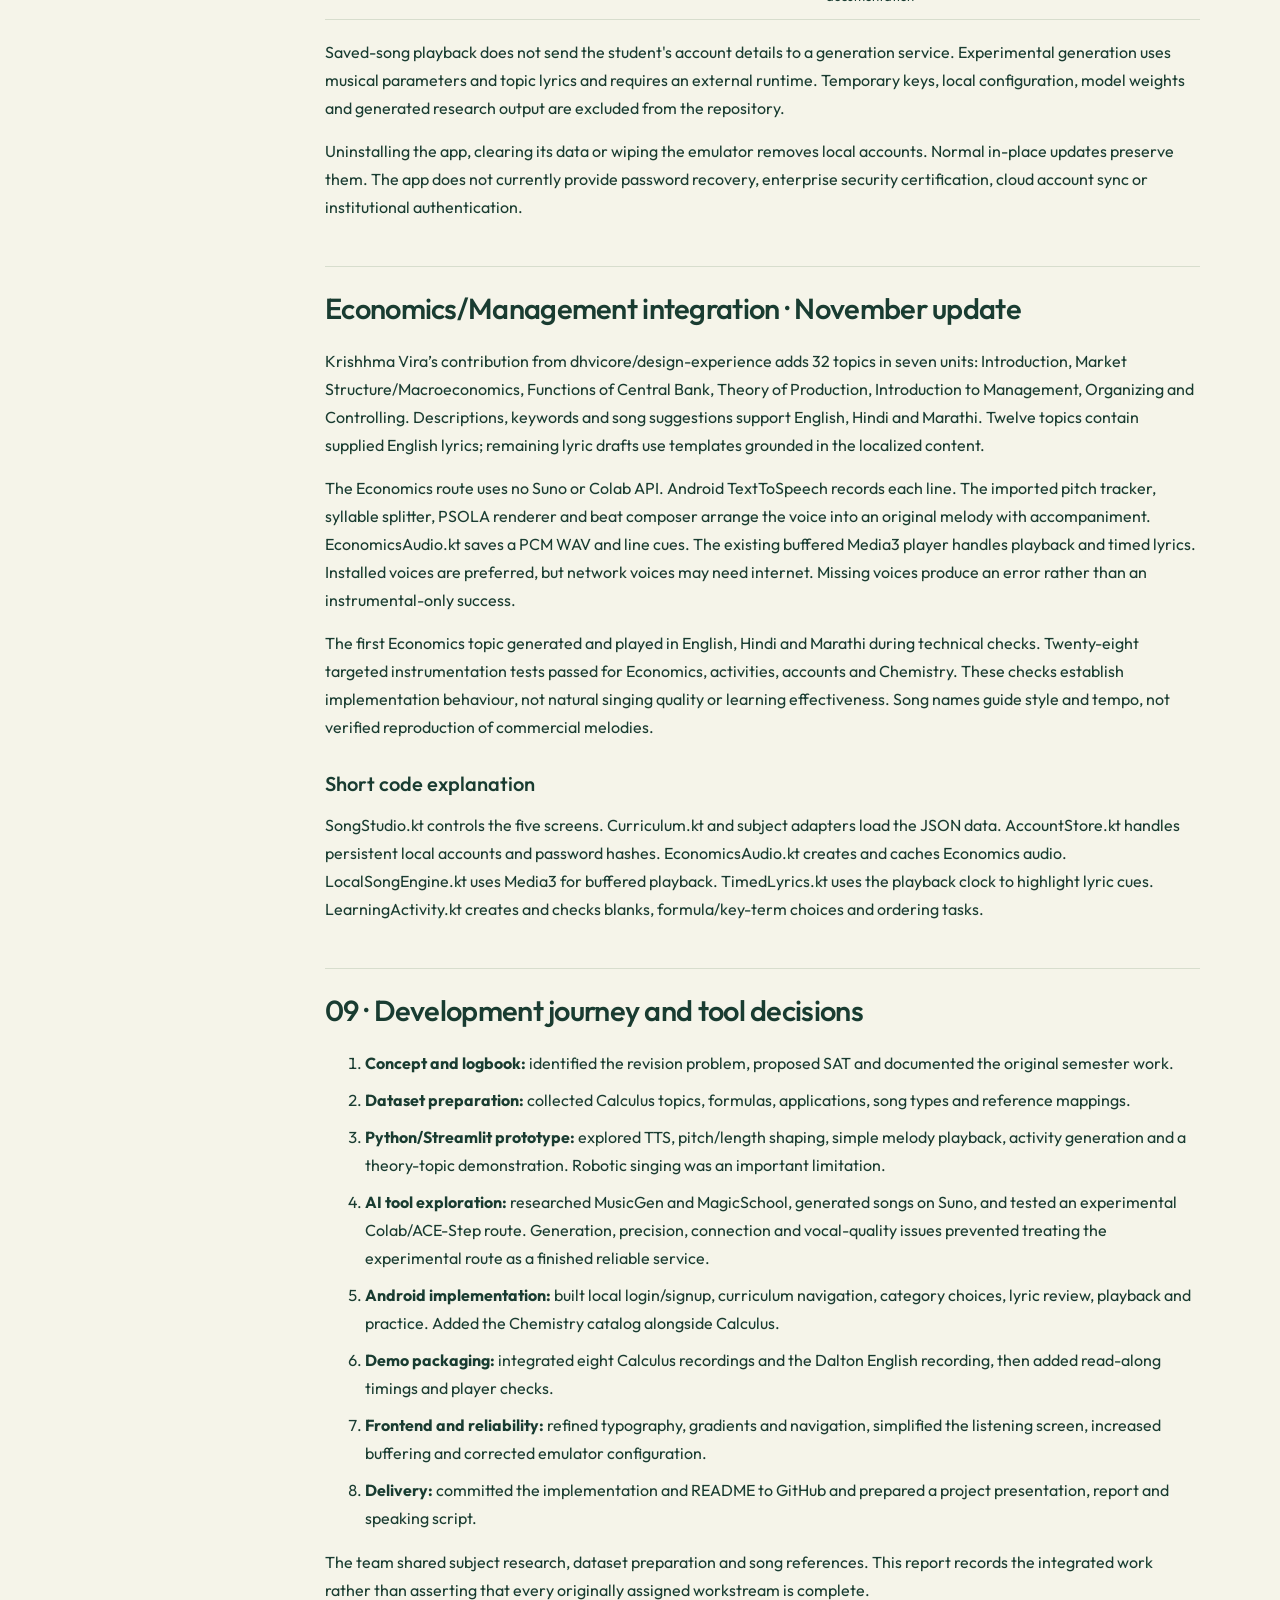
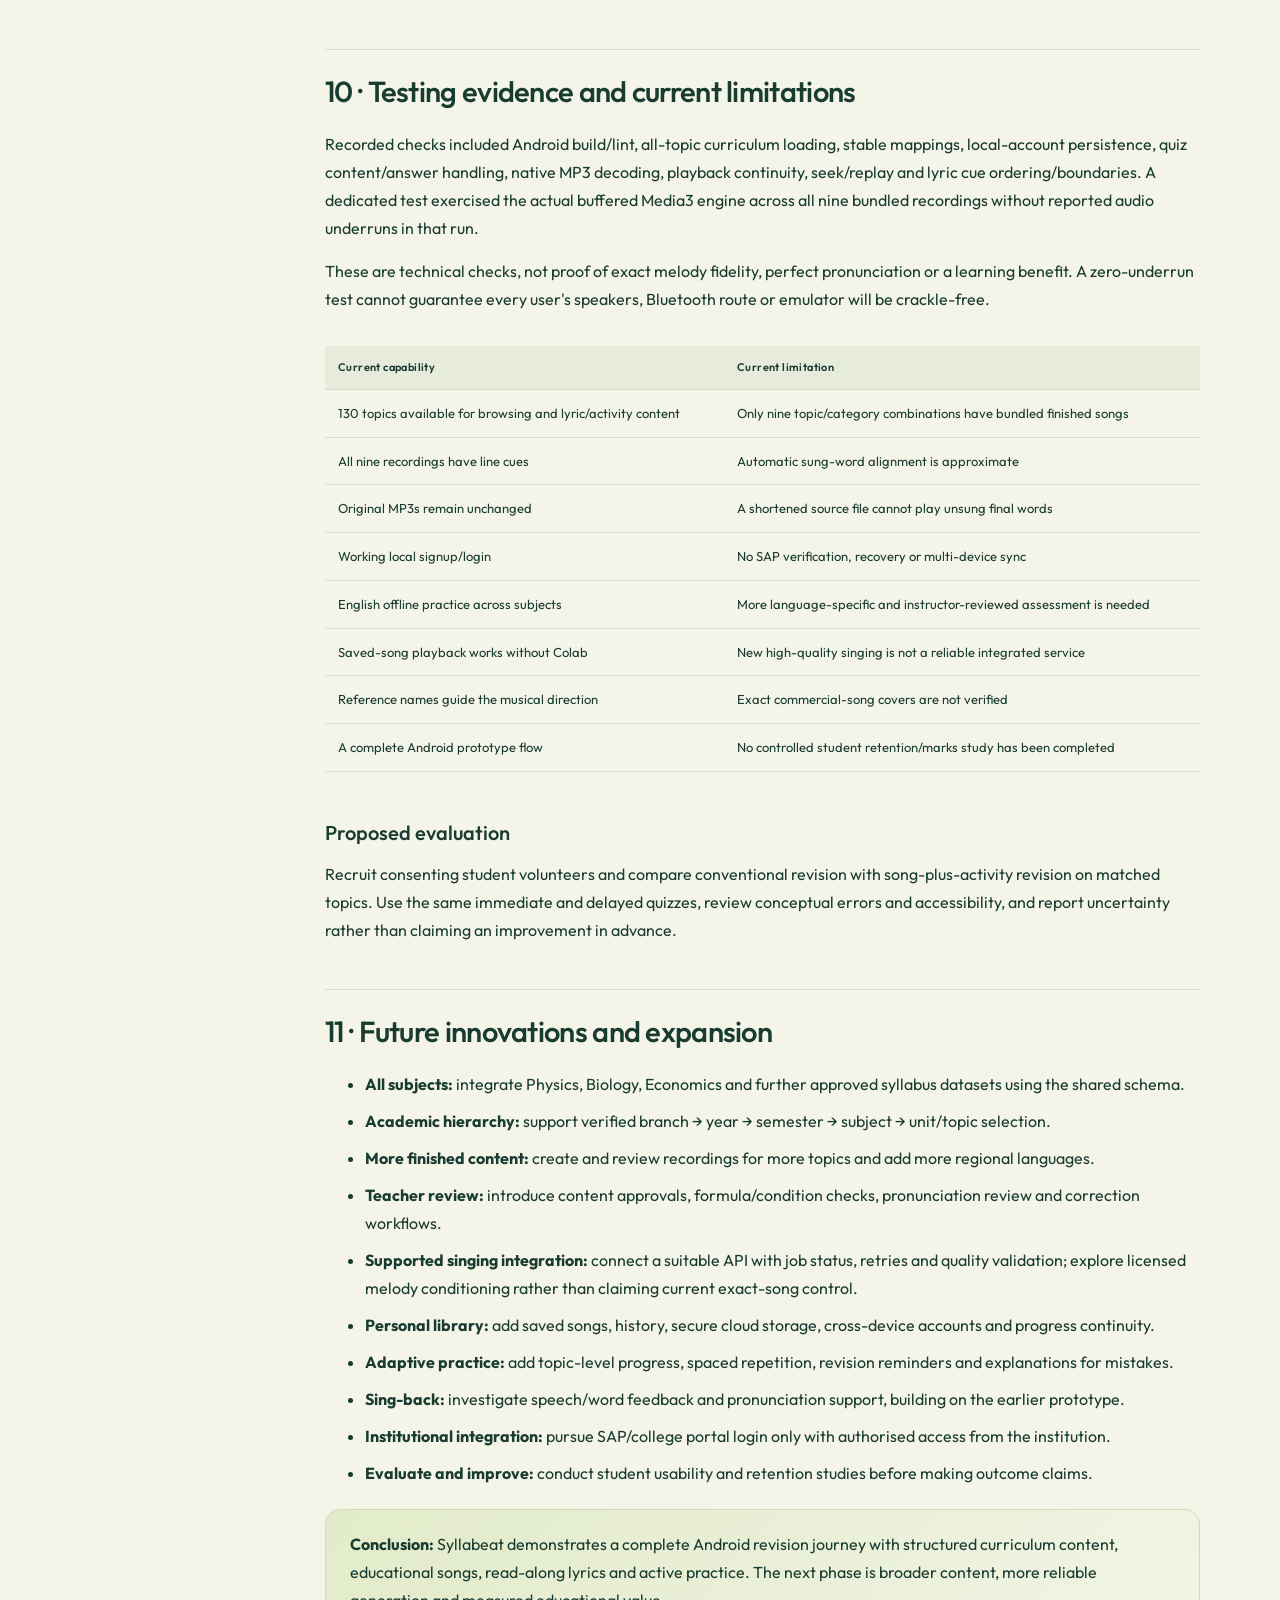
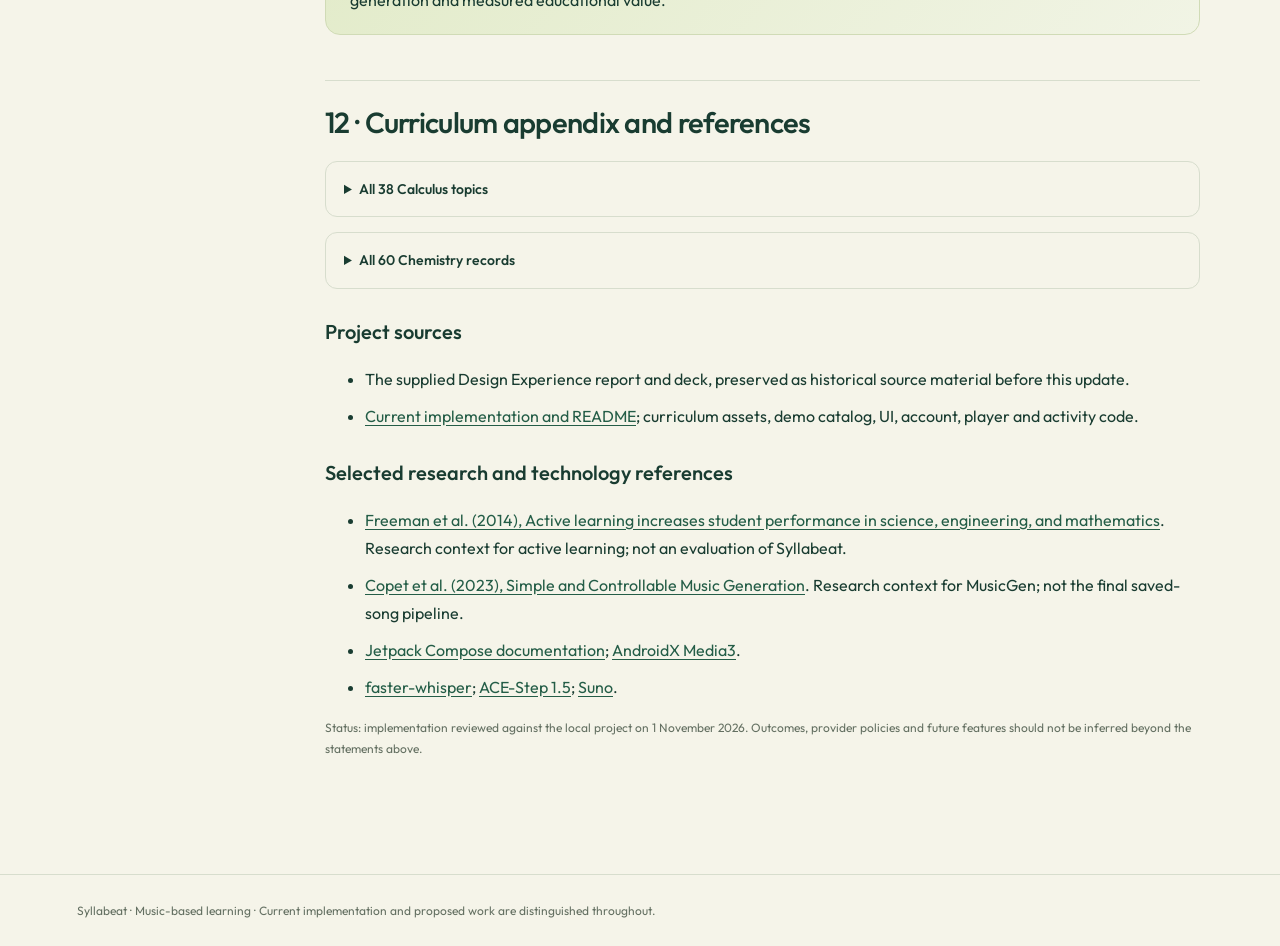
<file: dhvani/report.html>
<!DOCTYPE html>

<html lang="en"><head><meta charset="utf-8"/><meta content="width=device-width,initial-scale=1" name="viewport"/><title>Syllabeat — Project Report by Dhvani Tandel</title><style>@font-face{font-family:Outfit;src:url('assets/outfit.ttf');font-weight:100 900;font-display:swap}:root{--ink:#193c31;--paper:#f5f4e9;--green:#245d47;--muted:#647062;--line:#d7ddcd;--lime:#e0edaa;--lilac:#e6dff0}*{box-sizing:border-box}html{scroll-behavior:smooth;scroll-padding-top:25px}body{margin:0;background:var(--paper);color:var(--ink);font:16px/1.75 Outfit,Arial,sans-serif}a{color:var(--green);text-underline-offset:3px}header{background:radial-gradient(at 90% 0%,#53805d88,transparent 60%),#143e33;color:var(--paper);padding:65px max(6%,calc((100vw - 1120px)/2)) 55px}header .eyebrow{color:var(--lime)}h1{font:500 clamp(42px,6vw,76px)/1.05 Outfit,sans-serif;letter-spacing:-2px;margin:20px 0}h1 em{font-family:Georgia,serif;font-weight:400}header p{max-width:790px;color:#d4dfcd}.eyebrow{font-size:11px;font-weight:600;letter-spacing:2px;text-transform:uppercase}.meta{font-size:12px;line-height:1.9}.report-layout{display:grid;grid-template-columns:190px 1fr;gap:55px;max-width:1180px;padding:40px 30px 70px;margin:auto}nav{position:sticky;top:25px;align-self:start;font-size:12px;border-right:1px solid var(--line);padding-right:18px}nav a{display:block;text-decoration:none;line-height:1.6;margin:0 0 13px;color:var(--muted)}nav a:hover{color:var(--green)}section{margin-bottom:45px;scroll-margin-top:30px}h2{font-size:29px;line-height:1.2;font-weight:550;letter-spacing:-.7px;border-top:1px solid var(--line);padding-top:25px;margin:0 0 20px}h3{font-size:20px;font-weight:550;margin:25px 0 10px}p{margin:0 0 15px}li{margin-bottom:9px}small,.small{font-size:12px;color:var(--muted)}.callout{padding:20px 24px;background:linear-gradient(130deg,#e2ebc9,#f1f4e5);border:1px solid #d0dbb6;border-radius:15px;margin:22px 0}.callout.purple{background:linear-gradient(130deg,#e5ddee,#f5f0f7);border-color:#d9cce3}.callout p:last-child{margin-bottom:0}.stats{display:grid;grid-template-columns:repeat(3,1fr);gap:15px;margin:25px 0}.stat{border:1px solid var(--line);border-radius:13px;padding:18px}.stat b{display:block;font-size:32px;line-height:1.2;font-weight:500}.stat span{font-size:12px;color:var(--muted)}.table-wrap{overflow-x:auto}table{border-collapse:collapse;width:100%;font-size:13px;margin:18px 0}th,td{padding:12px 13px;border-bottom:1px solid var(--line);text-align:left;vertical-align:top}th{background:#e7ebdc;font-weight:600;font-size:11px;letter-spacing:.4px}code{font-size:12px;background:#e7ebdc;padding:2px 5px;border-radius:4px;overflow-wrap:anywhere}.flow{padding:22px;background:#163f33;color:#ecf0df;border-radius:15px;font-size:14px;line-height:2.1}.badge{display:inline-block;padding:3px 8px;border-radius:13px;background:var(--lilac);font-size:10px}.actions{display:flex;flex-wrap:wrap;gap:12px;margin-top:25px}.button{display:inline-block;text-decoration:none;padding:10px 18px;border:1px solid #7b977b;border-radius:24px;background:#e0edaa;color:#193c31;font-size:12px}details{border:1px solid var(--line);border-radius:12px;padding:15px 18px;margin:15px 0}summary{cursor:pointer;font-weight:550;font-size:14px}footer{padding:25px 6%;border-top:1px solid var(--line);font-size:12px;color:var(--muted)}.formula{font-family:Georgia,serif;font-size:23px;line-height:1.6}.script-section{break-inside:avoid}.script-section h2{font-size:24px}.spoken{font-size:17px;line-height:1.9}.cue{font-size:12px;border-left:3px solid #abc481;padding-left:14px;color:var(--muted)}@media(max-width:800px){.report-layout{grid-template-columns:1fr;gap:20px;padding:25px 20px}nav{position:static;border:0;display:flex;flex-wrap:wrap;gap:10px}nav a{border:1px solid var(--line);border-radius:20px;padding:6px 10px;margin:0}.stats{gap:8px}.stat{padding:12px}.stat b{font-size:27px}header{padding:40px 22px}h2{font-size:25px}}@media print{@page{size:A4;margin:18mm}body{font-size:11px;background:white;print-color-adjust:exact;-webkit-print-color-adjust:exact}header{padding:22px 25px}h1{font-size:42px}nav,.actions{display:none}.report-layout{display:block;padding:25px 0;max-width:none}section{break-inside:auto;margin-bottom:25px}h2{font-size:22px;break-after:avoid}h3{font-size:16px;break-after:avoid}table{font-size:10px}th,td{padding:7px}tr{break-inside:avoid}.callout,.stats,.flow{break-inside:avoid}a{color:inherit;text-decoration:none}details{display:block}details>div{display:block!important}footer{padding:15px 0}}</style></head><body><header><span class="eyebrow">NMIMS MPSTME · Design Experience · Updated 2 November 2026</span><h1>Syllabeat<br/><em>Your syllabus. Your soundtrack.</em></h1><p>Final implementation report: Song–Activity–Technology, curriculum design, the Android app, educational recordings, lyric synchronisation, testing and future development.</p><p class="meta">Prepared by Dhvani Tandel · MBATech CE<br/>Faculty mentors: Dr. Jaychand Upadhyay &amp; Dr. Dhirendra Mishra</p><div class="actions"><a class="button" href="index.html">Open presentation ↗</a><button class="button" onclick="window.print()">Print / Save PDF</button><a class="button" href="https://dhvicore.github.io/designexp/dhvani/report.html">Online report · Dhvani Tandel ↗</a></div></header><div class="report-layout"><nav><a href="#overview">01 · Project overview</a><a href="#semester">Semester timeline · June–November</a><a href="#framework">02 · Problem, SAT framework and research</a><a href="#data">03 · Dataset preparation and curriculum coverage</a><a href="#journey">04 · What the Android app contains</a><a href="#songs">05 · Song creation and the final recording inventory</a><a href="#sync">06 · Read-along lyrics and smooth playback</a><a href="#activities">07 · Activities, feedback and the theory prototype</a><a href="#technical">08 · Technical architecture and data handling</a><a href="#development">09 · Development journey and tool decisions</a><a href="#validation">10 · Testing evidence and current limitations</a><a href="#future">11 · Future innovations and expansion</a><a href="#appendix">12 · Curriculum appendix and references</a><a href="#economics">Economics &amp; code update</a></nav><main><section id="overview"><h2>01 · Project overview</h2><p><b>Syllabeat</b> is an Android music-based learning prototype for NMIMS students. It combines curriculum-based educational songs, read-along lyrics and interactive activities in a single revision journey.</p><p>The project developed from a Calculus dataset and Python/Streamlit prototype into a Kotlin/Jetpack Compose Android app. The integrated curriculum now includes Calculus, Chemistry and Economics/Management. Calculus/Chemistry demonstrate nine saved Suno recordings. Economics adds on-device TTS-based song creation; high-quality singing for every subject remains unfinished.</p><div class="stats"><div class="stat"><b>130</b><span>curriculum topics</span></div><div class="stat"><b>9</b><span>bundled audio recordings</span></div><div class="stat"><b>5</b><span>learning steps after login</span></div></div><div class="callout"><b>Objective:</b> make revision more engaging through songs, while checking understanding through activities. Improved marks or retention have not yet been established by a student study.</div></section><section id="semester"><h2>Semester record · June–November 2026</h2><p>The dated July–August milestones come from the supplied report and Week 7 logbook. Dhvani confirmed June and September research/file preparation. October–November work is documented in the prototype, Android repository and project history. Earlier March–April meetings remain background context.</p><table><thead><tr><th>Month</th><th>Work and evidence</th><th>Outcome</th></tr></thead><tbody><tr><td>June</td><td>Research and organisation of supporting files, confirmed by Dhvani.</td><td>Literature, reference notes and groundwork for the learning approach.</td></tr><tr><td>July</td><td>20 July, Week 4: Calculus syllabus. 29 July, Week 5: English/Hindi song types.</td><td>Concepts, formulas, engineering applications and music categories.</td></tr><tr><td>August</td><td>11 August, Week 6: topic/song mapping. 18 August, Week 7: AI lyric/music-tool research.</td><td>Mapped 38 Calculus topics; planned grounded Unit 1 lyrics and sample songs.</td></tr><tr><td>September</td><td>Continued research and preparation of project files, confirmed by Dhvani.</td><td>Content, findings, lyrics material and documentation supporting implementation. Individual file completion dates are not inferred.</td></tr><tr><td>October</td><td>Prototype and Android implementation, documented in source and development history.</td><td>Calculus and Chemistry selection, saved recordings, accounts, lyric cues, activities and visual refinements.</td></tr><tr><td>November</td><td>Syllabeat branding, presentation/report updates and Economics integration; app commit 92d6028.</td><td>130 topics across three subjects and on-device Economics audio with timed lyrics.</td></tr></tbody></table><p><a href="logbook-week7.md">Read the Week 7 logbook reference</a>. Other local references: Calculus_Dataset_Findings.md, REFERENCES.md, original Design Experience report §2–4 and app README.</p></section><section id="framework"><h2>02 · Problem, SAT framework and research</h2><p>Abstract formulas and definitions can be difficult to revisit through passive reading alone. The project investigates whether a familiar learning activity—listening to music—can become a useful route into structured revision.</p><ul><li><b>Song:</b> original topic lyrics organise key ideas into musical phrases and a chorus.</li><li><b>Activity:</b> students retrieve facts through blanks, choices and sequencing.</li><li><b>Technology:</b> an app connects the content, audio, read-along display and feedback.</li></ul><p>The literature review considered music generation, language models for educational content and active learning. Freeman et al. (2014) provides evidence for active learning in STEM, but does not validate Syllabeat or prove that songs alone improve mathematics results. MusicGen research informed tool exploration, rather than serving as the finished Android singing engine.</p><p>Earlier reports contained pitch-accuracy and learning-benefit figures. Those are not asserted as current Android performance or outcome measurements here. A controlled student evaluation remains necessary.</p></section><section id="data"><h2>03 · Dataset preparation and curriculum coverage</h2><p>Data collection covered subject syllabi, units, topic names, concepts, formulas or keywords, music categories and song references. The Calculus work used three aligned structures: syllabus specifications, song-to-topic mappings and generation briefs. A shared topic identifier connects these records.</p><p>In Android, the content is bundled as JSON assets. Calculus provides explanations, formulas and source lyrics. Chemistry adds topic names, explanations, keywords, lyrics and reference metadata in English, Hindi and Marathi. Chemistry records use a separate ID range so they cannot accidentally play a Calculus recording.</p><h3>Calculus: 38 topics across five units</h3><div class="table-wrap"><table><thead><tr><th>Unit</th><th>Area</th><th>Topics</th></tr></thead><tbody><tr><td>Unit 1</td><td>Differential Calculus</td><td>9</td></tr><tr><td>Unit 2</td><td>Partial Differentiation</td><td>5</td></tr><tr><td>Unit 3</td><td>Integral Calculus</td><td>5</td></tr><tr><td>Unit 4</td><td>Multiple Integrals</td><td>8</td></tr><tr><td>Unit 5</td><td>Vector Calculus</td><td>11</td></tr></tbody></table></div><h3>Chemistry: 60 records</h3><p>Six main units contain 53 topics; seven supplementary records bring the total to 60. Aman's contributed Chemistry catalog was adapted to the existing Android flow.</p><div class="table-wrap"><table><thead><tr><th>Unit / supplementary section</th><th>Records</th></tr></thead><tbody><tr><td>Unit 1: Atom Structure</td><td>9</td></tr><tr><td>Unit 2: Gas Laws</td><td>9</td></tr><tr><td>Unit 3: Water</td><td>13</td></tr><tr><td>Unit 4: Engineering Materials</td><td>7</td></tr><tr><td>Unit 5: Electrochemistry</td><td>7</td></tr><tr><td>Unit 6: Acids and Bases</td><td>8</td></tr><tr><td>Supplementary: Chemical Calculations</td><td>1</td></tr><tr><td>Supplementary: Atomic Basics</td><td>3</td></tr><tr><td>Supplementary: Gas Laws</td><td>1</td></tr><tr><td>Supplementary: Water</td><td>1</td></tr><tr><td>Supplementary: Materials</td><td>1</td></tr></tbody></table></div><div class="callout purple"><b>Data flow:</b> subject → unit → topic → explanation + formula/keywords → music/language choice → lyrics → saved recording or experimental generation → practice.</div><p>Source language fields do not mean that finished audio exists in every language. Calculus exposes four categories: English, Hindi, bhajan and lo-fi. Chemistry exposes English, Hindi and Marathi; currently only its Dalton English selection has a bundled recording.</p></section><section id="journey"><h2>04 · What the Android app contains</h2><h3>Login and signup</h3><p>Students create a local account with name, email and password, then log in. Input validation and duplicate-email checks are implemented. Accounts and the last successful email survive normal app reruns and in-place updates. The password must be entered again. This is device-local authentication, not institutional SAP/portal verification or cross-device login.</p><h3>The five-step learning journey</h3><ol><li><b>Learn:</b> choose Calculus or Chemistry, then the unit and topic. Read the explanation and formula or key terms.</li><li><b>Sound:</b> select the supported category/language and a song reference. Recommendations depend on the topic; the relevant saved demo is prioritised when available.</li><li><b>Lyrics:</b> prepare a curriculum-based draft or load the words supplied for an existing recording. Review and edit the study draft.</li><li><b>Listen:</b> play the original saved MP3 offline, pause, replay, seek and read timed lyric lines. Tapping a timed line jumps to that point.</li><li><b>Practice:</b> complete the three activity types, review feedback and retry.</li></ol><p>Branch, academic year and semester mappings await verified datasets. A complete saved-song library, history and cloud profile synchronisation are not part of the current finished demo.</p><h3>UI/UX refinement</h3><p>The interface uses cream, lime and lavender gradients, original forest-green music artwork, the bundled Outfit font, rounded cards and visible five-step navigation. A duplicated saved-song information card was removed to make the listening screen cleaner.</p></section><section id="songs"><h2>05 · Song creation and the final recording inventory</h2><p>The final demonstration uses nine supplied Suno-generated MP3s packaged in Android assets. Educational lyrics and style prompts were prepared and reviewed outside the app, generated on the Suno website, downloaded and mapped to the appropriate topic/category choice.</p><div class="table-wrap"><table><thead><tr><th>Subject</th><th>Topic</th><th>Version</th><th>Saved recording</th></tr></thead><tbody><tr><td>Calculus</td><td>Rolle’s Theorem</td><td>English</td><td>Rolle’s Theorem — English</td></tr><tr><td>Calculus</td><td>Rolle’s Theorem</td><td>Hindi</td><td>Rolle’s Theorem — Hindi dance</td></tr><tr><td>Calculus</td><td>Rolle’s Theorem</td><td>Bhajan</td><td>Rolle’s Theorem — Hindi/Sanskrit bhajan</td></tr><tr><td>Calculus</td><td>Rolle’s Theorem</td><td>Lo-fi</td><td>Rolle’s Theorem — English lo-fi</td></tr><tr><td>Calculus</td><td>Beta Function</td><td>English</td><td>Beta Function — English pop</td></tr><tr><td>Calculus</td><td>Beta Function</td><td>Hindi</td><td>Beta Function — Hindi folk dance</td></tr><tr><td>Calculus</td><td>Beta Function</td><td>Bhajan</td><td>Beta Function — Hindi/Sanskrit aarti</td></tr><tr><td>Calculus</td><td>Beta Function</td><td>Lo-fi</td><td>Beta Function — English lo-fi R&amp;B</td></tr><tr><td>Chemistry</td><td>Dalton’s Atomic Theory</td><td>English</td><td>Dalton’s Atomic Theory — English</td></tr></tbody></table></div><h3>How a recording reaches the student</h3><div class="flow">Syllabus facts + required conditions → original educational lyrics → human review → Suno website generation → downloaded MP3 → topic/category mapping → offline Android playback</div><p>The selected reference describes the intended musical direction; it is not proof that the recording reproduces a named commercial song's exact melody. Exact melody conditioning, licensed reference handling and consistently natural singing remain further work. No successful custom model training is claimed for this demo.</p><div class="callout purple"><b>Example: Rolle’s Theorem.</b> The learning content must include continuity on [a,b], differentiability on (a,b), and f(a)=f(b). Only then does the theorem guarantee at least one c in (a,b) with f′(c)=0.</div><p>Editing the displayed study draft does not alter a saved MP3. Topics without bundled recordings may use the experimental generation route when its external services are configured; the demo does not promise offline generation.</p></section><section id="sync"><h2>06 · Read-along lyrics and smooth playback</h2><p>Each of the nine recordings has its own lyric timing cues. Desktop authoring tools read the unchanged audio and derive acoustic word/segment timings. Matching or forced alignment connects the supplied educational text to the recording. The exported start/end timestamps are bundled with the app; speech recognition does not run during playback.</p><p>The current line is highlighted using the player's actual position. Pause, replay and seeking therefore update the lyric highlight, and a student can tap a timed line to seek. The full supplied text remains available separately.</p><p>Timings are approximate for sung words. The approximately one-minute Rolle Hindi recording ends during its final refrain; words beyond the end of the file remain readable without invented playback timestamps.</p><h3>Playback reliability work</h3><p>The app moved to buffered Media3 playback, with a larger PCM output buffer and an ahead-of-playback loading buffer. The seek slider commits one seek when released, rather than repeatedly interrupting playback while dragged. Unnecessary redraw work was reduced.</p><p>When the original files played smoothly on the laptop but crackled in the emulator, diagnostics showed software graphics and audio timing spikes. The local emulator was switched to the Mac's GPU, its unused microphone input was disabled, and it was cold-booted without wiping data. This changed emulator settings, not macOS audio settings. Playback quality still depends on the host device and audio route.</p></section><section id="activities"><h2>07 · Activities, feedback and the theory prototype</h2><p>The Android activity screen adapts three activity types from the earlier Python prototype:</p><ul><li><b>Fill the blanks:</b> recall important words from a topic's lesson.</li><li><b>Formula or key-term selection:</b> choose the relevant Calculus formula or Chemistry keyword set from alternatives.</li><li><b>Order the lines:</b> reconstruct the lesson or reasoning sequence.</li></ul><p>The app provides answer feedback, a score out of three and retry. Activities work offline and are currently in English. Rolle and Beta contain more specifically prepared understanding checks, while other topics use content-derived activity data.</p><p>The earlier prototype also explored a Photosynthesis example and a Whisper-based “sing it back” task. Those were prototype explorations, not finished Biology content or microphone assessment in the Android app. Spaced-repetition reminders and progress tracking remain proposed Android additions.</p></section><section id="technical"><h2>08 · Technical architecture and data handling</h2><div class="flow">Jetpack Compose screens → Kotlin curriculum/account/player modules → bundled JSON + SQLite + original MP3 assets + lyric-cue metadata</div><div class="table-wrap"><table><thead><tr><th>Layer</th><th>Implementation</th><th>Purpose</th></tr></thead><tbody><tr><td>Client</td><td>Kotlin + Jetpack Compose; Android Studio</td><td>UI, navigation, state and Android build/emulator workflow</td></tr><tr><td>Curriculum</td><td>Bundled JSON; stable IDs and multilingual maps</td><td>Offline subject/unit/topic facts, lyric text and reference metadata</td></tr><tr><td>Accounts</td><td>Device-local SQLite; unique email; random salts</td><td>Local signup/login and persistence</td></tr><tr><td>Password hashing</td><td>PBKDF2-HMAC-SHA256; 210,000 iterations; per-account salt</td><td>Avoid storing plaintext passwords</td></tr><tr><td>Audio</td><td>AndroidX Media3 / ExoPlayer; local original MP3s</td><td>Buffered offline playback and accurate position updates</td></tr><tr><td>Lyrics</td><td>Per-recording start/end cues; player-clock highlighting</td><td>Read-along, pause/replay/seek consistency and tap-to-seek</td></tr><tr><td>Practice</td><td>Kotlin content-based activities</td><td>Blanks, multiple choice, sequence reconstruction and feedback</td></tr><tr><td>Authoring</td><td>Python; faster-whisper / CTranslate2; FFmpeg decoding</td><td>Optional desktop timing preparation; not an Android runtime dependency</td></tr><tr><td>Experimental singing</td><td>Python bridge + Colab GPU / ACE-Step + temporary HTTPS tunnel</td><td>Optional generation trials; not needed to play bundled songs</td></tr><tr><td>Collaboration</td><td>Git / GitHub</td><td>Shared code, subject contributions, implementation and documentation</td></tr></tbody></table></div><p>Saved-song playback does not send the student's account details to a generation service. Experimental generation uses musical parameters and topic lyrics and requires an external runtime. Temporary keys, local configuration, model weights and generated research output are excluded from the repository.</p><p>Uninstalling the app, clearing its data or wiping the emulator removes local accounts. Normal in-place updates preserve them. The app does not currently provide password recovery, enterprise security certification, cloud account sync or institutional authentication.</p></section><section id="economics"><h2>Economics/Management integration · November update</h2><p>Krishhma Vira’s contribution from dhvicore/design-experience adds 32 topics in seven units: Introduction, Market Structure/Macroeconomics, Functions of Central Bank, Theory of Production, Introduction to Management, Organizing and Controlling. Descriptions, keywords and song suggestions support English, Hindi and Marathi. Twelve topics contain supplied English lyrics; remaining lyric drafts use templates grounded in the localized content.</p><p>The Economics route uses no Suno or Colab API. Android TextToSpeech records each line. The imported pitch tracker, syllable splitter, PSOLA renderer and beat composer arrange the voice into an original melody with accompaniment. EconomicsAudio.kt saves a PCM WAV and line cues. The existing buffered Media3 player handles playback and timed lyrics. Installed voices are preferred, but network voices may need internet. Missing voices produce an error rather than an instrumental-only success.</p><p>The first Economics topic generated and played in English, Hindi and Marathi during technical checks. Twenty-eight targeted instrumentation tests passed for Economics, activities, accounts and Chemistry. These checks establish implementation behaviour, not natural singing quality or learning effectiveness. Song names guide style and tempo, not verified reproduction of commercial melodies.</p><h3>Short code explanation</h3><p>SongStudio.kt controls the five screens. Curriculum.kt and subject adapters load the JSON data. AccountStore.kt handles persistent local accounts and password hashes. EconomicsAudio.kt creates and caches Economics audio. LocalSongEngine.kt uses Media3 for buffered playback. TimedLyrics.kt uses the playback clock to highlight lyric cues. LearningActivity.kt creates and checks blanks, formula/key-term choices and ordering tasks.</p></section><section id="development"><h2>09 · Development journey and tool decisions</h2><ol><li><b>Concept and logbook:</b> identified the revision problem, proposed SAT and documented the original semester work.</li><li><b>Dataset preparation:</b> collected Calculus topics, formulas, applications, song types and reference mappings.</li><li><b>Python/Streamlit prototype:</b> explored TTS, pitch/length shaping, simple melody playback, activity generation and a theory-topic demonstration. Robotic singing was an important limitation.</li><li><b>AI tool exploration:</b> researched MusicGen and MagicSchool, generated songs on Suno, and tested an experimental Colab/ACE-Step route. Generation, precision, connection and vocal-quality issues prevented treating the experimental route as a finished reliable service.</li><li><b>Android implementation:</b> built local login/signup, curriculum navigation, category choices, lyric review, playback and practice. Added the Chemistry catalog alongside Calculus.</li><li><b>Demo packaging:</b> integrated eight Calculus recordings and the Dalton English recording, then added read-along timings and player checks.</li><li><b>Frontend and reliability:</b> refined typography, gradients and navigation, simplified the listening screen, increased buffering and corrected emulator configuration.</li><li><b>Delivery:</b> committed the implementation and README to GitHub and prepared a project presentation, report and speaking script.</li></ol><p>The team shared subject research, dataset preparation and song references. This report records the integrated work rather than asserting that every originally assigned workstream is complete.</p></section><section id="validation"><h2>10 · Testing evidence and current limitations</h2><p>Recorded checks included Android build/lint, all-topic curriculum loading, stable mappings, local-account persistence, quiz content/answer handling, native MP3 decoding, playback continuity, seek/replay and lyric cue ordering/boundaries. A dedicated test exercised the actual buffered Media3 engine across all nine bundled recordings without reported audio underruns in that run.</p><p>These are technical checks, not proof of exact melody fidelity, perfect pronunciation or a learning benefit. A zero-underrun test cannot guarantee every user's speakers, Bluetooth route or emulator will be crackle-free.</p><div class="table-wrap"><table><thead><tr><th>Current capability</th><th>Current limitation</th></tr></thead><tbody><tr><td>130 topics available for browsing and lyric/activity content</td><td>Only nine topic/category combinations have bundled finished songs</td></tr><tr><td>All nine recordings have line cues</td><td>Automatic sung-word alignment is approximate</td></tr><tr><td>Original MP3s remain unchanged</td><td>A shortened source file cannot play unsung final words</td></tr><tr><td>Working local signup/login</td><td>No SAP verification, recovery or multi-device sync</td></tr><tr><td>English offline practice across subjects</td><td>More language-specific and instructor-reviewed assessment is needed</td></tr><tr><td>Saved-song playback works without Colab</td><td>New high-quality singing is not a reliable integrated service</td></tr><tr><td>Reference names guide the musical direction</td><td>Exact commercial-song covers are not verified</td></tr><tr><td>A complete Android prototype flow</td><td>No controlled student retention/marks study has been completed</td></tr></tbody></table></div><h3>Proposed evaluation</h3><p>Recruit consenting student volunteers and compare conventional revision with song-plus-activity revision on matched topics. Use the same immediate and delayed quizzes, review conceptual errors and accessibility, and report uncertainty rather than claiming an improvement in advance.</p></section><section id="future"><h2>11 · Future innovations and expansion</h2><ul><li><b>All subjects:</b> integrate Physics, Biology, Economics and further approved syllabus datasets using the shared schema.</li><li><b>Academic hierarchy:</b> support verified branch → year → semester → subject → unit/topic selection.</li><li><b>More finished content:</b> create and review recordings for more topics and add more regional languages.</li><li><b>Teacher review:</b> introduce content approvals, formula/condition checks, pronunciation review and correction workflows.</li><li><b>Supported singing integration:</b> connect a suitable API with job status, retries and quality validation; explore licensed melody conditioning rather than claiming current exact-song control.</li><li><b>Personal library:</b> add saved songs, history, secure cloud storage, cross-device accounts and progress continuity.</li><li><b>Adaptive practice:</b> add topic-level progress, spaced repetition, revision reminders and explanations for mistakes.</li><li><b>Sing-back:</b> investigate speech/word feedback and pronunciation support, building on the earlier prototype.</li><li><b>Institutional integration:</b> pursue SAP/college portal login only with authorised access from the institution.</li><li><b>Evaluate and improve:</b> conduct student usability and retention studies before making outcome claims.</li></ul><div class="callout"><b>Conclusion:</b> Syllabeat demonstrates a complete Android revision journey with structured curriculum content, educational songs, read-along lyrics and active practice. The next phase is broader content, more reliable generation and measured educational value.</div></section><section id="appendix"><h2>12 · Curriculum appendix and references</h2><details><summary>All 38 Calculus topics</summary><div><div class="table-wrap"><table><thead><tr><th>Unit</th><th>Topic</th><th>Formula / conclusion</th></tr></thead><tbody><tr><td>Unit 1</td><td>Rolle's Theorem</td><td>f(a)=f(b) ⇒ ∃ c∈(a,b), f'(c)=0</td></tr><tr><td>Unit 1</td><td>Lagrange's Mean Value Theorem</td><td>f'(c) = [f(b) − f(a)] / (b − a)</td></tr><tr><td>Unit 1</td><td>Cauchy's Mean Value Theorem</td><td>[f(b)−f(a)]/[g(b)−g(a)] = f'(c)/g'(c)</td></tr><tr><td>Unit 1</td><td>Convergence of Sequences</td><td>lim aₙ = L ⇔ ∀ε&gt;0 ∃N, n&gt;N ⇒ |aₙ−L|&lt;ε</td></tr><tr><td>Unit 1</td><td>Convergence of Infinite Series</td><td>ratio L=lim|aₙ₊₁/aₙ| (L&lt;1 conv, L&gt;1 div)</td></tr><tr><td>Unit 1</td><td>Taylor's Series Expansion</td><td>f(x)=Σ f⁽ⁿ⁾(a)(x−a)ⁿ / n!</td></tr><tr><td>Unit 1</td><td>Maclaurin's Series Expansion</td><td>f(x)=f(0)+f'(0)x+f''(0)x²/2!+…</td></tr><tr><td>Unit 1</td><td>Indeterminate Forms</td><td>0/0, ∞/∞, 0·∞, ∞−∞, 0⁰, 1^∞</td></tr><tr><td>Unit 1</td><td>L'Hospital's Rule</td><td>lim f(x)/g(x) = lim f'(x)/g'(x)</td></tr><tr><td>Unit 2</td><td>Limits &amp; Continuity of Several Variables</td><td>lim(x,y)→(a,b) f = L along EVERY path</td></tr><tr><td>Unit 2</td><td>Partial Differentiation &amp; Higher Partials</td><td>∂f/∂x ; Clairaut: ∂²f/∂x∂y = ∂²f/∂y∂x</td></tr><tr><td>Unit 2</td><td>Taylor's Theorem for Two Variables</td><td>f(a+h,b+k)=f+[h f_x+k f_y]+½[…]</td></tr><tr><td>Unit 2</td><td>Maxima &amp; Minima of Two Variables</td><td>D = rt − s² ; r=f_xx, s=f_xy, t=f_yy</td></tr><tr><td>Unit 2</td><td>Lagrange's Method of Multipliers</td><td>∇f = λ ∇g  (subject to g=0)</td></tr><tr><td>Unit 3</td><td>Volume of Solid of Revolution</td><td>V = π ∫ₐᵇ [f(x)]² dx</td></tr><tr><td>Unit 3</td><td>Area of Surface of Revolution</td><td>S = 2π ∫ f(x) √(1 + [f'(x)]²) dx</td></tr><tr><td>Unit 3</td><td>Improper Integrals</td><td>∫ₐ^∞ f dx = lim(t→∞) ∫ₐᵗ f dx</td></tr><tr><td>Unit 3</td><td>Beta Function</td><td>B(m,n) = ∫₀¹ x^{m−1}(1−x)^{n−1} dx</td></tr><tr><td>Unit 3</td><td>Gamma Function</td><td>Γ(n)=∫₀^∞ x^{n−1}e^{−x}dx ; Γ(n)=(n−1)!</td></tr><tr><td>Unit 4</td><td>Double Integral</td><td>∬_R f(x,y) dA = ∫∫ f dy dx</td></tr><tr><td>Unit 4</td><td>Change of Order of Integration</td><td>∫∫ f dy dx  ⇄  ∫∫ f dx dy</td></tr><tr><td>Unit 4</td><td>Change of Variables &amp; Jacobian</td><td>∬ f dx dy = ∬ f |J| du dv ; polar J=r</td></tr><tr><td>Unit 4</td><td>Double Integral to Find Area</td><td>Area(R) = ∬_R dA = ∬_R dx dy</td></tr><tr><td>Unit 4</td><td>Triple Integral</td><td>∭_V f(x,y,z) dV = ∫∫∫ f dz dy dx</td></tr><tr><td>Unit 4</td><td>Spherical Coordinates</td><td>dV = ρ² sinφ dρ dθ dφ</td></tr><tr><td>Unit 4</td><td>Cylindrical Coordinates</td><td>dV = r dr dθ dz</td></tr><tr><td>Unit 4</td><td>Triple Integral to Find Volume</td><td>Volume(V) = ∭_V dV</td></tr><tr><td>Unit 5</td><td>Gradient of a Scalar Field</td><td>∇φ = (∂φ/∂x)i+(∂φ/∂y)j+(∂φ/∂z)k</td></tr><tr><td>Unit 5</td><td>Directional Derivative</td><td>D_u φ = ∇φ · û = |∇φ| cosθ</td></tr><tr><td>Unit 5</td><td>Divergence of a Vector Field</td><td>∇·F = ∂F₁/∂x + ∂F₂/∂y + ∂F₃/∂z</td></tr><tr><td>Unit 5</td><td>Curl of a Vector Field</td><td>∇×F  (=0 ⇒ irrotational)</td></tr><tr><td>Unit 5</td><td>Scalar Potential</td><td>∇×F=0 ⇒ F=∇φ ; ∫F·dr=φ(B)−φ(A)</td></tr><tr><td>Unit 5</td><td>Harmonic Function</td><td>∇²φ = ∂²φ/∂x²+∂²φ/∂y²+∂²φ/∂z² = 0</td></tr><tr><td>Unit 5</td><td>Line Integral</td><td>∫_C F·dr = ∫ (F₁dx+F₂dy+F₃dz)</td></tr><tr><td>Unit 5</td><td>Surface Integral</td><td>Flux = ∬_S F · n̂ dS</td></tr><tr><td>Unit 5</td><td>Green's Theorem in a Plane</td><td>∮(M dx+N dy)=∬(∂N/∂x−∂M/∂y)dA</td></tr><tr><td>Unit 5</td><td>Stokes' Theorem</td><td>∮_C F·dr = ∬_S (∇×F)·n̂ dS</td></tr><tr><td>Unit 5</td><td>Gauss Divergence Theorem</td><td>∯_S F·n̂ dS = ∭_V (∇·F) dV</td></tr></tbody></table></div></div></details><details><summary>All 60 Chemistry records</summary><div><div class="table-wrap"><table><thead><tr><th>Unit</th><th>Topic</th><th>English keywords</th></tr></thead><tbody><tr><td>Unit 1: Atom Structure</td><td>Dalton's Atomic Theory</td><td>Dalton, atoms, indivisible, element, compound, matter</td></tr><tr><td>Unit 1: Atom Structure</td><td>Rutherford's Scattering Experiment</td><td>alpha particles, gold foil, nucleus, deflection, positive charge, empty space</td></tr><tr><td>Unit 1: Atom Structure</td><td>Bohr's Theory of an Atom</td><td>electrons, orbits, energy levels, shells, Bohr model, energy emission, absorption</td></tr><tr><td>Unit 1: Atom Structure</td><td>Orbits and Orbitals</td><td>orbit, orbital, circular path, probability, quantum, 3D region, electron</td></tr><tr><td>Unit 1: Atom Structure</td><td>Shapes of s p d Orbitals</td><td>s orbital, p orbital, d orbital, spherical, dumbbell, cloverleaf, orientation, shape</td></tr><tr><td>Unit 1: Atom Structure</td><td>Pauli's Exclusion Principle</td><td>Pauli, quantum numbers, two electrons, opposite spin, orbital capacity, exclusion</td></tr><tr><td>Unit 1: Atom Structure</td><td>Hund's Rule</td><td>Hund's rule, degenerate orbitals, unpaired electrons, same spin, electron repulsion, filling</td></tr><tr><td>Unit 1: Atom Structure</td><td>Aufbau Principle</td><td>Aufbau, filling order, energy levels, 1s 2s 2p, lowest energy first, electron configuration</td></tr><tr><td>Unit 1: Atom Structure</td><td>Electronic Configuration of First Twenty Elements</td><td>electronic configuration, H to Ca, subshells, 1s2 2s2, twenty elements, shell filling</td></tr><tr><td>Unit 2: Gas Laws</td><td>Ideal and Real Gases</td><td>ideal gas, real gas, intermolecular forces, deviation, high pressure, low temperature, particle volume</td></tr><tr><td>Unit 2: Gas Laws</td><td>Gas Pressure Units and Numericals</td><td>pressure units, Pascal, atm, mmHg, bar, conversion, numericals, force per area</td></tr><tr><td>Unit 2: Gas Laws</td><td>Boyle's Law</td><td>Boyle's law, pressure, volume, inverse proportion, constant temperature, P1V1=P2V2</td></tr><tr><td>Unit 2: Gas Laws</td><td>Charles' Law</td><td>Charles' law, volume, temperature, direct proportion, constant pressure, V1/T1=V2/T2, Kelvin</td></tr><tr><td>Unit 2: Gas Laws</td><td>Ammonton's Law</td><td>Ammonton's law, Gay-Lussac, pressure, temperature, constant volume, direct proportion, P1/T1</td></tr><tr><td>Unit 2: Gas Laws</td><td>Avogadro's Law</td><td>Avogadro, equal volumes, same molecules, 1 mole, 22.4 litres, STP, molar volume</td></tr><tr><td>Unit 2: Gas Laws</td><td>Ideal Gas Equation</td><td>PV=nRT, ideal gas equation, moles, gas constant R, universal gas law, P V T n</td></tr><tr><td>Unit 2: Gas Laws</td><td>Determining Density and Molecular Weight of a Gas</td><td>density, molecular weight, molar mass, d=PM/RT, M=dRT/P, gas density formula</td></tr><tr><td>Unit 2: Gas Laws</td><td>Volume of Gases in Chemical Reactions</td><td>gas volumes, stoichiometry, chemical reaction, Gay-Lussac, combining volumes, molar ratios, STP</td></tr><tr><td>Unit 3: Water</td><td>Sources of Water</td><td>surface water, groundwater, river, lake, ocean, rainwater, well, spring, sources</td></tr><tr><td>Unit 3: Water</td><td>Impurities in Water</td><td>dissolved salts, suspended particles, calcium, magnesium, organic matter, microorganisms, pollutants</td></tr><tr><td>Unit 3: Water</td><td>Hardness of Water</td><td>hardness, calcium, magnesium, soap lather, CaCO3, ppm, mg/L, dissolved salts</td></tr><tr><td>Unit 3: Water</td><td>Causes of Hardness</td><td>temporary hardness, permanent hardness, bicarbonates, chlorides, sulfates, calcium, magnesium, boiling</td></tr><tr><td>Unit 3: Water</td><td>Numerical Problems on Hardness Calculations</td><td>hardness calculation, equivalent CaCO3, ppm, formula, numerical, molecular weight, equivalent weight</td></tr><tr><td>Unit 3: Water</td><td>Disadvantages of Hard Water - Domestic and Industrial</td><td>disadvantages, domestic, industrial, boiler, scale, soap wastage, dyeing, laundry, heat transfer</td></tr><tr><td>Unit 3: Water</td><td>Scales and Sludge</td><td>scales, sludge, boiler deposit, CaCO3, CaSO4, MgCO3, heat transfer, explosion risk, boiler walls</td></tr><tr><td>Unit 3: Water</td><td>Caustic Embrittlement</td><td>caustic embrittlement, NaOH, sodium hydroxide, boiler cracks, brittle, metal weakening, corrosion</td></tr><tr><td>Unit 3: Water</td><td>Priming and Foaming</td><td>priming, foaming, steam, boiler, water droplets, dissolved solids, organic matter, foam</td></tr><tr><td>Unit 3: Water</td><td>Municipal Water Treatment - Sedimentation</td><td>sedimentation, settling, gravity, suspended particles, alum, coagulant, settling tank</td></tr><tr><td>Unit 3: Water</td><td>Municipal Water Treatment - Coagulation</td><td>coagulation, alum, floc, colloidal particles, Al(OH)3, clumping, flocculation, colloidal removal</td></tr><tr><td>Unit 3: Water</td><td>Municipal Water Treatment - Filtration</td><td>filtration, sand, gravel, filter bed, suspended particles, bacteria, biological action, organic removal</td></tr><tr><td>Unit 3: Water</td><td>Municipal Water Treatment - Sterilization</td><td>sterilization, chlorination, chlorine, UV radiation, ozone, pathogens, disinfection, HOCl, microorganisms</td></tr><tr><td>Unit 4: Engineering Materials</td><td>Natural Occurrence of Metals - Minerals and Ores</td><td>minerals, ores, iron ore, haematite, bauxite, aluminium, chalcopyrite, copper, natural occurrence</td></tr><tr><td>Unit 4: Engineering Materials</td><td>Gangue Matrix Flux and Slag</td><td>gangue, matrix, flux, slag, smelting, waste, rocky material, ore purification, molten metal</td></tr><tr><td>Unit 4: Engineering Materials</td><td>Metallurgy - General Principles</td><td>metallurgy, concentration, calcination, roasting, reduction, refining, ore extraction, purification, metal</td></tr><tr><td>Unit 4: Engineering Materials</td><td>Alloys - Definition and Purposes of Alloying</td><td>alloy, homogeneous mixture, alloying, hardness, strength, corrosion resistance, melting point, properties</td></tr><tr><td>Unit 4: Engineering Materials</td><td>Ferrous Alloys</td><td>ferrous alloy, steel, iron, carbon, stainless steel, chromium, nickel, cast iron, Fe-based</td></tr><tr><td>Unit 4: Engineering Materials</td><td>Non-Ferrous Alloys</td><td>non-ferrous alloy, brass, bronze, duralumin, solder, copper, zinc, aluminium, tin, lead</td></tr><tr><td>Unit 4: Engineering Materials</td><td>Portland Cement - Setting and Hardening</td><td>Portland cement, setting, hardening, hydration, C3A, C3S, C2S, calcium silicate, strength gain</td></tr><tr><td>Unit 5: Electrochemistry</td><td>Introduction to Electrochemistry</td><td>electrochemistry, electrical energy, chemical reaction, electrolytic cell, galvanic cell, electrode</td></tr><tr><td>Unit 5: Electrochemistry</td><td>Line Notation of Electrochemical Cells</td><td>line notation, cell notation, anode, cathode, salt bridge, phase boundary, galvanic cell, shorthand</td></tr><tr><td>Unit 5: Electrochemistry</td><td>Redox Reaction</td><td>redox, oxidation, reduction, electron transfer, OIL RIG, oxidizing agent, reducing agent, half reaction</td></tr><tr><td>Unit 5: Electrochemistry</td><td>Electrolytes and Non-Electrolytes</td><td>electrolyte, non-electrolyte, ions, dissociation, conduct electricity, NaCl, sugar, ionization</td></tr><tr><td>Unit 5: Electrochemistry</td><td>Mechanism of Electrolysis</td><td>electrolysis, mechanism, cation, anion, cathode reduction, anode oxidation, electric current, decomposition</td></tr><tr><td>Unit 5: Electrochemistry</td><td>Faraday's Laws of Electrolysis</td><td>Faraday's law, first law, second law, mass deposited, charge, equivalent weight, m=ZIt, F=96500</td></tr><tr><td>Unit 5: Electrochemistry</td><td>Applications of Electrolysis - Electro Refining and Electroplating</td><td>electro refining, electroplating, anode, cathode, impure metal, coating, protection, copper refining, silver plating</td></tr><tr><td>Unit 6: Acids and Bases</td><td>Arrhenius Theory of Acids and Bases</td><td>Arrhenius, acid, base, H+ ions, OH- ions, aqueous solution, HCl, NaOH, limitation</td></tr><tr><td>Unit 6: Acids and Bases</td><td>Bronsted-Lowry Concept</td><td>Bronsted-Lowry, proton donor, proton acceptor, acid, base, conjugate pair, H+ transfer, non-aqueous</td></tr><tr><td>Unit 6: Acids and Bases</td><td>Lewis Theory of Acids and Bases</td><td>Lewis theory, electron pair, acid acceptor, base donor, BF3, NH3, broadest definition, no proton</td></tr><tr><td>Unit 6: Acids and Bases</td><td>Advantages of Lewis Concept</td><td>Lewis concept, advantages, broadest, coordination complex, no proton, organic reactions, general definition</td></tr><tr><td>Unit 6: Acids and Bases</td><td>Concept of pH</td><td>pH, hydrogen ion concentration, -log[H+], neutral, acidic, basic, 7, logarithm, 25°C</td></tr><tr><td>Unit 6: Acids and Bases</td><td>pH Scale</td><td>pH scale, 0 to 14, strong acid, strong base, neutral, pOH, -log[OH-], range, indicator</td></tr><tr><td>Unit 6: Acids and Bases</td><td>Buffers</td><td>buffer, buffer solution, pH resistance, weak acid, salt, acidic buffer, basic buffer, acetic acid, ammonium</td></tr><tr><td>Unit 6: Acids and Bases</td><td>Numerical Problems on H+ and OH- Concentration</td><td>numerical, pH calculation, pOH, [H+], [OH-], Kw, 10^-14, degree of ionization, weak acid, formula</td></tr><tr><td>Supplementary: Chemical Calculations</td><td>Mole Concept and Avogadro Number</td><td>mole, Avogadro number, 6.022 × 10^23, particles, molar mass, amount of substance</td></tr><tr><td>Supplementary: Atomic Basics</td><td>Atomic Number and Mass Number</td><td>atomic number, Z, protons, electrons, mass number, A, neutrons, A = Z + N</td></tr><tr><td>Supplementary: Atomic Basics</td><td>Isotopes and Isobars</td><td>isotopes, isobars, atomic number, mass number, same Z, different A, same A, different Z</td></tr><tr><td>Supplementary: Atomic Basics</td><td>Quantum Numbers</td><td>quantum numbers, principal n, azimuthal l, magnetic m, spin s, energy level, subshell, orientation</td></tr><tr><td>Supplementary: Gas Laws</td><td>Combined Gas Law</td><td>combined gas law, pressure, volume, temperature, P1V1/T1, P2V2/T2, Kelvin</td></tr><tr><td>Supplementary: Water</td><td>Water Softening</td><td>water softening, hardness, Ca2+, Mg2+, ion exchange, zeolite, resin</td></tr><tr><td>Supplementary: Materials</td><td>Corrosion and Prevention</td><td>corrosion, rusting, oxidation, electrochemical reaction, painting, galvanizing, protection</td></tr></tbody></table></div></div></details><h3>Project sources</h3><ul><li>The supplied Design Experience report and deck, preserved as historical source material before this update.</li><li><a href="https://github.com/dhvicore/designexp">Current implementation and README</a>; curriculum assets, demo catalog, UI, account, player and activity code.</li></ul><h3>Selected research and technology references</h3><ul><li><a href="https://doi.org/10.1073/pnas.1319030111">Freeman et al. (2014), Active learning increases student performance in science, engineering, and mathematics</a>. Research context for active learning; not an evaluation of Syllabeat.</li><li><a href="https://arxiv.org/abs/2306.05284">Copet et al. (2023), Simple and Controllable Music Generation</a>. Research context for MusicGen; not the final saved-song pipeline.</li><li><a href="https://developer.android.com/develop/ui/compose/documentation">Jetpack Compose documentation</a>; <a href="https://developer.android.com/media/media3">AndroidX Media3</a>.</li><li><a href="https://github.com/SYSTRAN/faster-whisper">faster-whisper</a>; <a href="https://github.com/ace-step/ACE-Step-1.5">ACE-Step 1.5</a>; <a href="https://suno.com">Suno</a>.</li></ul><p class="small">Status: implementation reviewed against the local project on 1 November 2026. Outcomes, provider policies and future features should not be inferred beyond the statements above.</p></section></main></div><footer>Syllabeat · Music-based learning · Current implementation and proposed work are distinguished throughout.</footer></body></html>
</file>
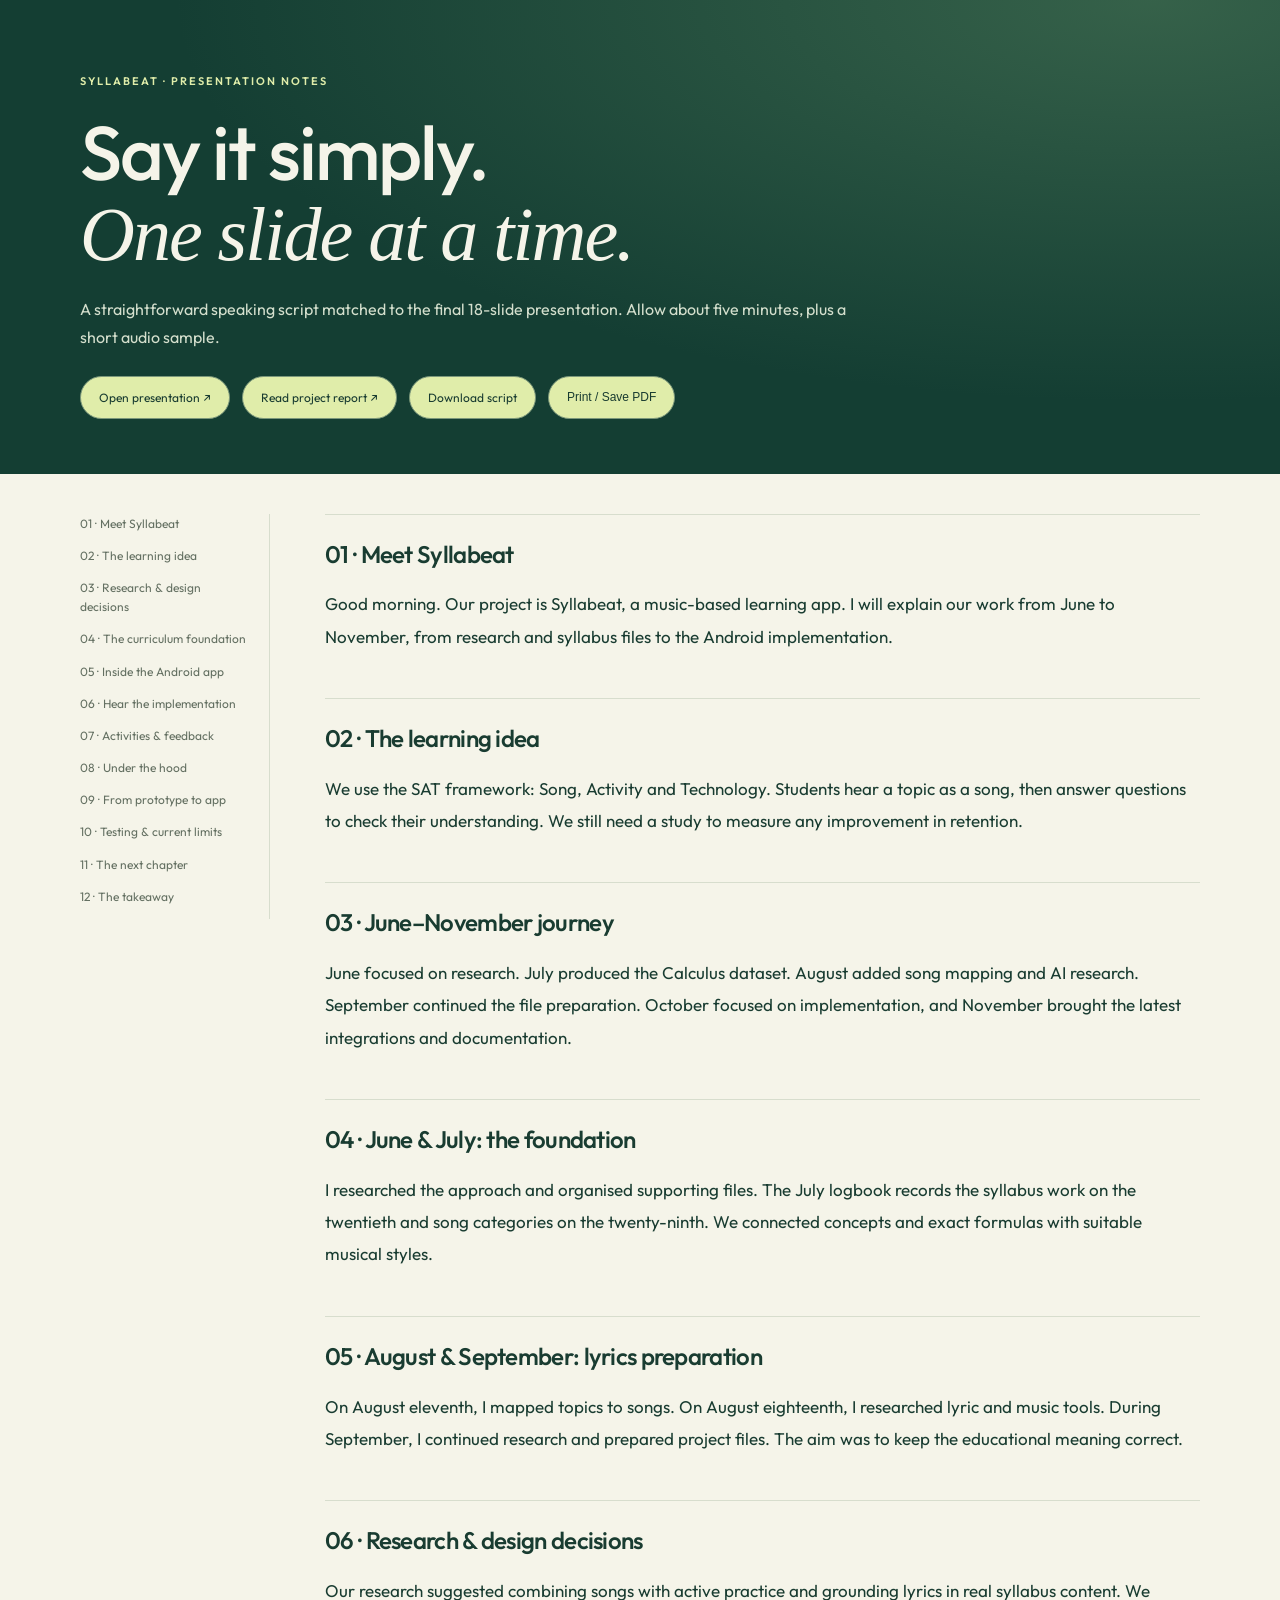
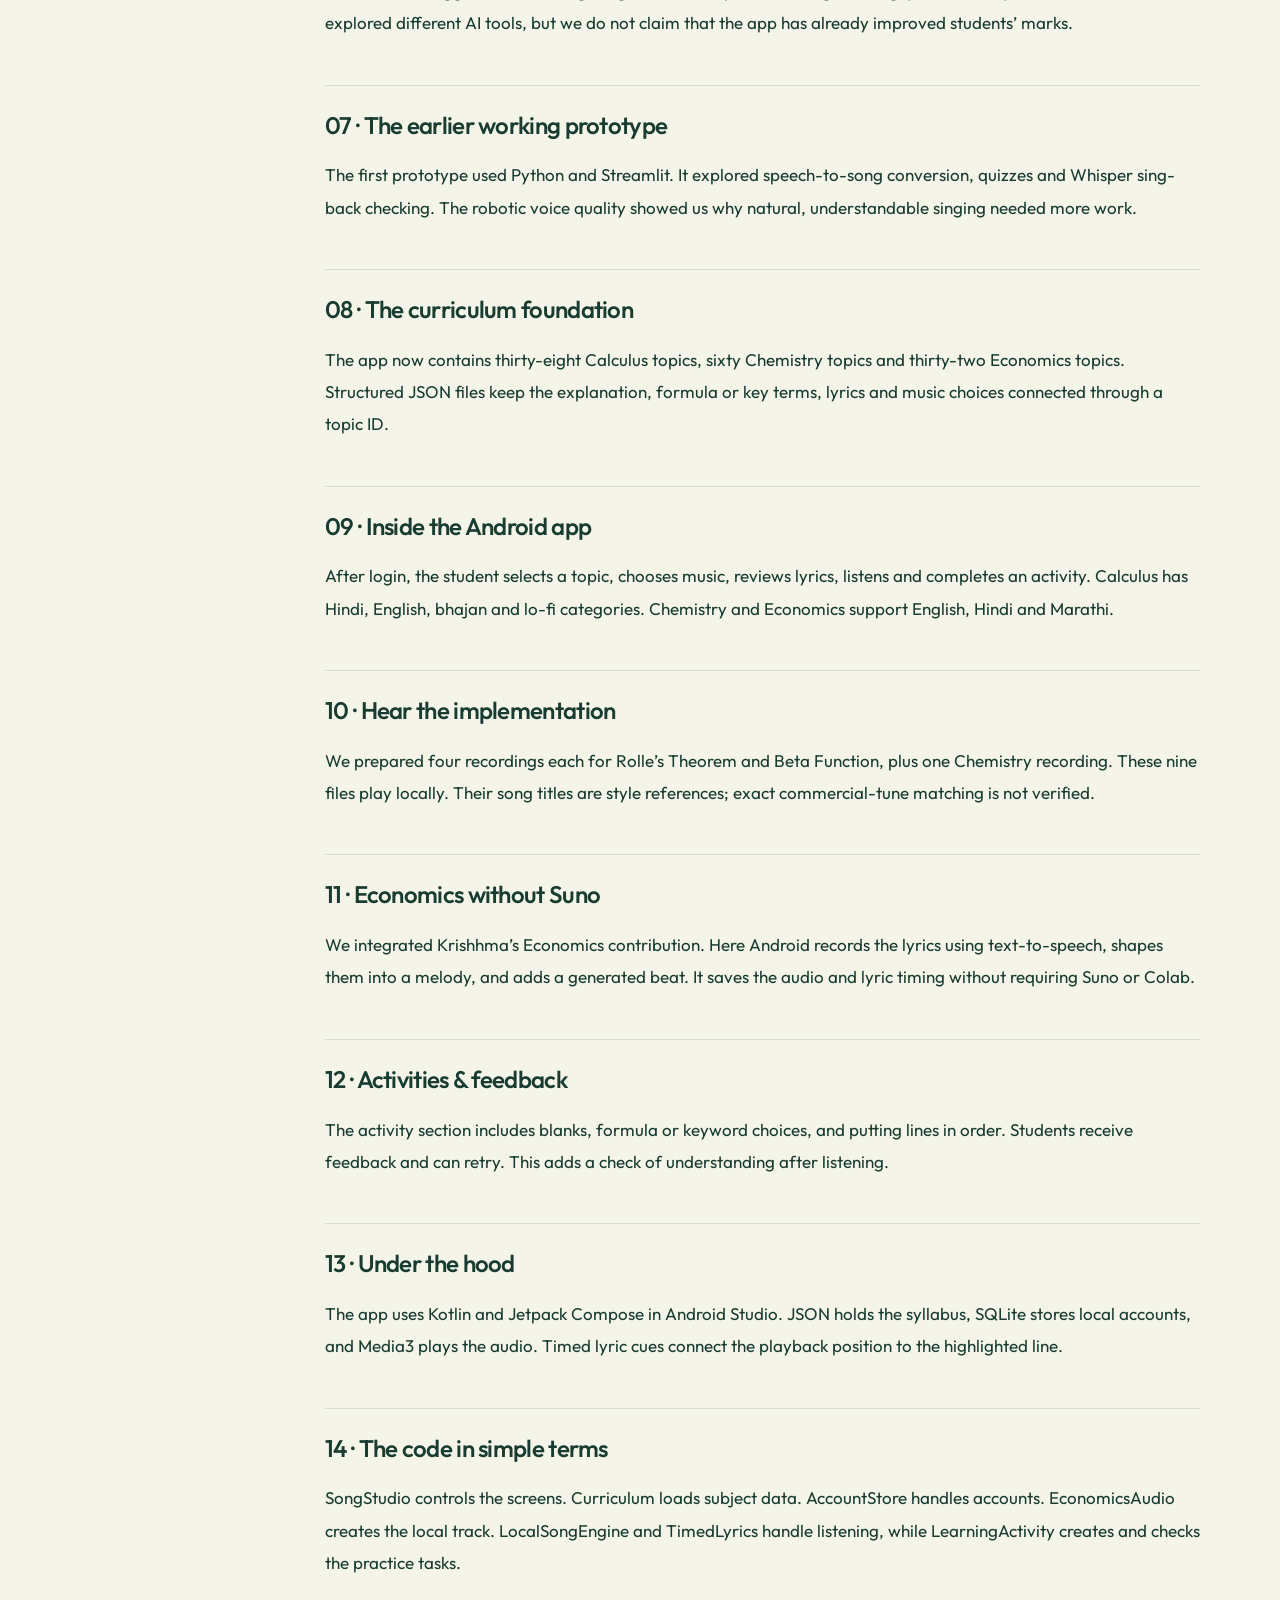
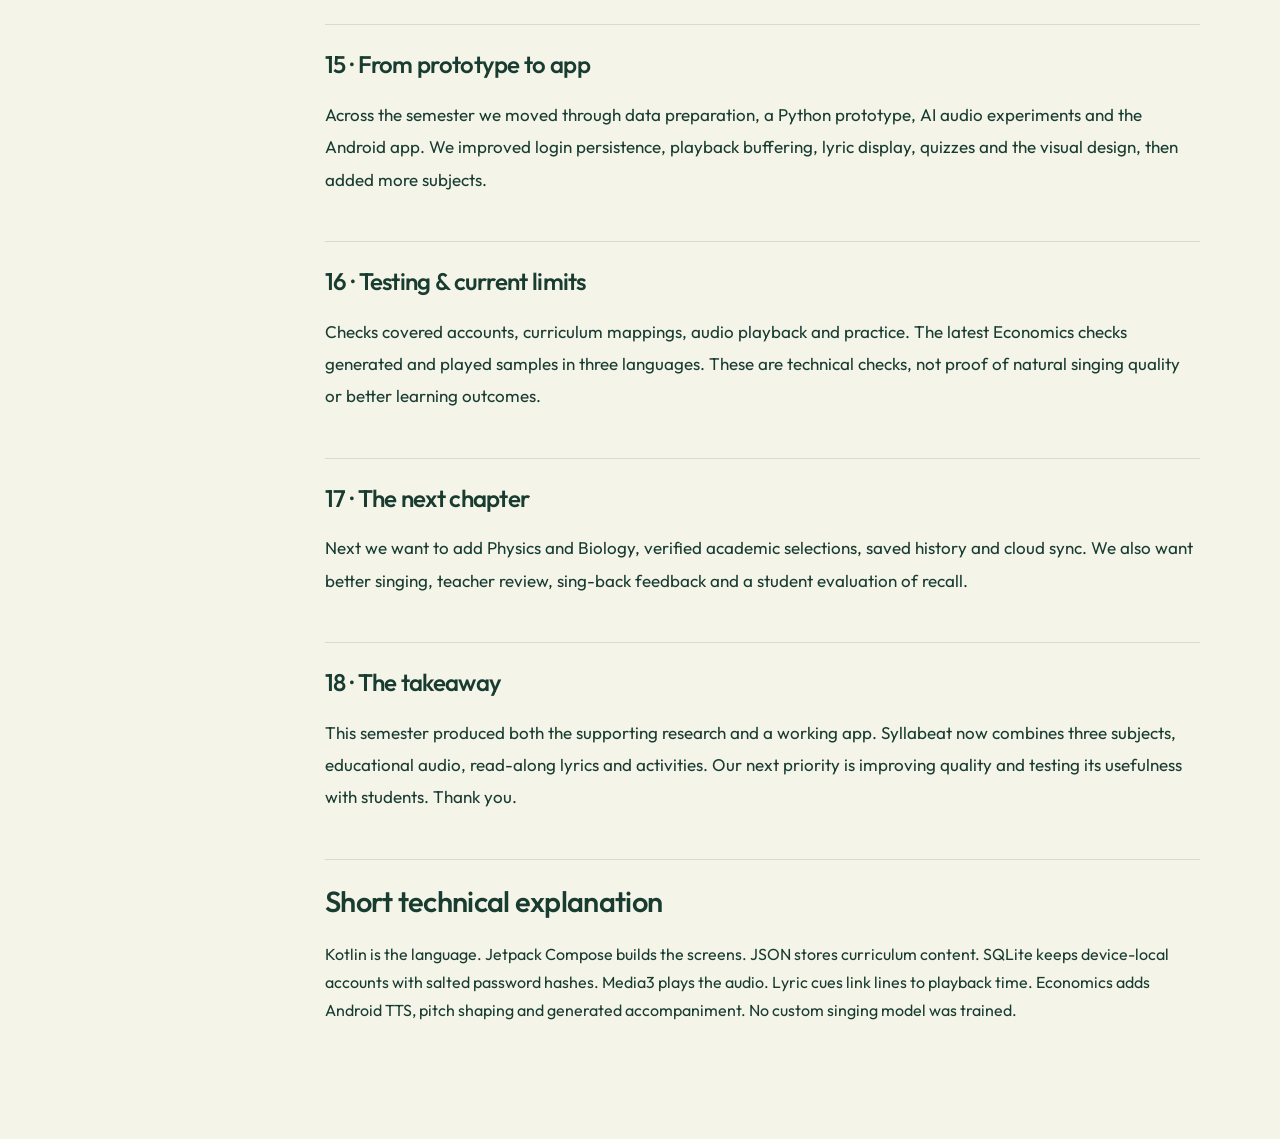
<file: dhvani/speaking-script.html>
<!DOCTYPE html>

<html lang="en"><head><meta charset="utf-8"/><meta content="width=device-width,initial-scale=1" name="viewport"/><title>Syllabeat — Speaking Script</title><style>@font-face{font-family:Outfit;src:url('assets/outfit.ttf');font-weight:100 900;font-display:swap}:root{--ink:#193c31;--paper:#f5f4e9;--green:#245d47;--muted:#647062;--line:#d7ddcd;--lime:#e0edaa;--lilac:#e6dff0}*{box-sizing:border-box}html{scroll-behavior:smooth;scroll-padding-top:25px}body{margin:0;background:var(--paper);color:var(--ink);font:16px/1.75 Outfit,Arial,sans-serif}a{color:var(--green);text-underline-offset:3px}header{background:radial-gradient(at 90% 0%,#53805d88,transparent 60%),#143e33;color:var(--paper);padding:65px max(6%,calc((100vw - 1120px)/2)) 55px}header .eyebrow{color:var(--lime)}h1{font:500 clamp(42px,6vw,76px)/1.05 Outfit,sans-serif;letter-spacing:-2px;margin:20px 0}h1 em{font-family:Georgia,serif;font-weight:400}header p{max-width:790px;color:#d4dfcd}.eyebrow{font-size:11px;font-weight:600;letter-spacing:2px;text-transform:uppercase}.meta{font-size:12px;line-height:1.9}.report-layout{display:grid;grid-template-columns:190px 1fr;gap:55px;max-width:1180px;padding:40px 30px 70px;margin:auto}nav{position:sticky;top:25px;align-self:start;font-size:12px;border-right:1px solid var(--line);padding-right:18px}nav a{display:block;text-decoration:none;line-height:1.6;margin:0 0 13px;color:var(--muted)}nav a:hover{color:var(--green)}section{margin-bottom:45px;scroll-margin-top:30px}h2{font-size:29px;line-height:1.2;font-weight:550;letter-spacing:-.7px;border-top:1px solid var(--line);padding-top:25px;margin:0 0 20px}h3{font-size:20px;font-weight:550;margin:25px 0 10px}p{margin:0 0 15px}li{margin-bottom:9px}small,.small{font-size:12px;color:var(--muted)}.callout{padding:20px 24px;background:linear-gradient(130deg,#e2ebc9,#f1f4e5);border:1px solid #d0dbb6;border-radius:15px;margin:22px 0}.callout.purple{background:linear-gradient(130deg,#e5ddee,#f5f0f7);border-color:#d9cce3}.callout p:last-child{margin-bottom:0}.stats{display:grid;grid-template-columns:repeat(3,1fr);gap:15px;margin:25px 0}.stat{border:1px solid var(--line);border-radius:13px;padding:18px}.stat b{display:block;font-size:32px;line-height:1.2;font-weight:500}.stat span{font-size:12px;color:var(--muted)}.table-wrap{overflow-x:auto}table{border-collapse:collapse;width:100%;font-size:13px;margin:18px 0}th,td{padding:12px 13px;border-bottom:1px solid var(--line);text-align:left;vertical-align:top}th{background:#e7ebdc;font-weight:600;font-size:11px;letter-spacing:.4px}code{font-size:12px;background:#e7ebdc;padding:2px 5px;border-radius:4px;overflow-wrap:anywhere}.flow{padding:22px;background:#163f33;color:#ecf0df;border-radius:15px;font-size:14px;line-height:2.1}.badge{display:inline-block;padding:3px 8px;border-radius:13px;background:var(--lilac);font-size:10px}.actions{display:flex;flex-wrap:wrap;gap:12px;margin-top:25px}.button{display:inline-block;text-decoration:none;padding:10px 18px;border:1px solid #7b977b;border-radius:24px;background:#e0edaa;color:#193c31;font-size:12px}details{border:1px solid var(--line);border-radius:12px;padding:15px 18px;margin:15px 0}summary{cursor:pointer;font-weight:550;font-size:14px}footer{padding:25px 6%;border-top:1px solid var(--line);font-size:12px;color:var(--muted)}.formula{font-family:Georgia,serif;font-size:23px;line-height:1.6}.script-section{break-inside:avoid}.script-section h2{font-size:24px}.spoken{font-size:17px;line-height:1.9}.cue{font-size:12px;border-left:3px solid #abc481;padding-left:14px;color:var(--muted)}@media(max-width:800px){.report-layout{grid-template-columns:1fr;gap:20px;padding:25px 20px}nav{position:static;border:0;display:flex;flex-wrap:wrap;gap:10px}nav a{border:1px solid var(--line);border-radius:20px;padding:6px 10px;margin:0}.stats{gap:8px}.stat{padding:12px}.stat b{font-size:27px}header{padding:40px 22px}h2{font-size:25px}}@media print{@page{size:A4;margin:18mm}body{font-size:11px;background:white;print-color-adjust:exact;-webkit-print-color-adjust:exact}header{padding:22px 25px}h1{font-size:42px}nav,.actions{display:none}.report-layout{display:block;padding:25px 0;max-width:none}section{break-inside:auto;margin-bottom:25px}h2{font-size:22px;break-after:avoid}h3{font-size:16px;break-after:avoid}table{font-size:10px}th,td{padding:7px}tr{break-inside:avoid}.callout,.stats,.flow{break-inside:avoid}a{color:inherit;text-decoration:none}details{display:block}details>div{display:block!important}footer{padding:15px 0}}</style></head><body><header><span class="eyebrow">SYLLABEAT · PRESENTATION NOTES</span><h1>Say it simply.<br/><em>One slide at a time.</em></h1><p>A straightforward speaking script matched to the final 18-slide presentation. Allow about five minutes, plus a short audio sample.</p><div class="actions"><a class="button" href="index.html">Open presentation ↗</a><a class="button" href="report.html">Read project report ↗</a><a class="button" download="" href="speaking-script.md">Download script</a><button class="button" onclick="window.print()">Print / Save PDF</button></div></header><div class="report-layout"><nav><a href="#slide-1">01 · Meet Syllabeat</a><a href="#slide-2">02 · The learning idea</a><a href="#slide-3">03 · Research &amp; design decisions</a><a href="#slide-4">04 · The curriculum foundation</a><a href="#slide-5">05 · Inside the Android app</a><a href="#slide-6">06 · Hear the implementation</a><a href="#slide-7">07 · Activities &amp; feedback</a><a href="#slide-8">08 · Under the hood</a><a href="#slide-9">09 · From prototype to app</a><a href="#slide-10">10 · Testing &amp; current limits</a><a href="#slide-11">11 · The next chapter</a><a href="#slide-12">12 · The takeaway</a></nav><main><section class="script-section"><h2>01 · Meet Syllabeat</h2><p class="spoken">Good morning. Our project is Syllabeat, a music-based learning app. I will explain our work from June to November, from research and syllabus files to the Android implementation.</p></section><section class="script-section"><h2>02 · The learning idea</h2><p class="spoken">We use the SAT framework: Song, Activity and Technology. Students hear a topic as a song, then answer questions to check their understanding. We still need a study to measure any improvement in retention.</p></section><section class="script-section"><h2>03 · June–November journey</h2><p class="spoken">June focused on research. July produced the Calculus dataset. August added song mapping and AI research. September continued the file preparation. October focused on implementation, and November brought the latest integrations and documentation.</p></section><section class="script-section"><h2>04 · June &amp; July: the foundation</h2><p class="spoken">I researched the approach and organised supporting files. The July logbook records the syllabus work on the twentieth and song categories on the twenty-ninth. We connected concepts and exact formulas with suitable musical styles.</p></section><section class="script-section"><h2>05 · August &amp; September: lyrics preparation</h2><p class="spoken">On August eleventh, I mapped topics to songs. On August eighteenth, I researched lyric and music tools. During September, I continued research and prepared project files. The aim was to keep the educational meaning correct.</p></section><section class="script-section"><h2>06 · Research &amp; design decisions</h2><p class="spoken">Our research suggested combining songs with active practice and grounding lyrics in real syllabus content. We explored different AI tools, but we do not claim that the app has already improved students’ marks.</p></section><section class="script-section"><h2>07 · The earlier working prototype</h2><p class="spoken">The first prototype used Python and Streamlit. It explored speech-to-song conversion, quizzes and Whisper sing-back checking. The robotic voice quality showed us why natural, understandable singing needed more work.</p></section><section class="script-section"><h2>08 · The curriculum foundation</h2><p class="spoken">The app now contains thirty-eight Calculus topics, sixty Chemistry topics and thirty-two Economics topics. Structured JSON files keep the explanation, formula or key terms, lyrics and music choices connected through a topic ID.</p></section><section class="script-section"><h2>09 · Inside the Android app</h2><p class="spoken">After login, the student selects a topic, chooses music, reviews lyrics, listens and completes an activity. Calculus has Hindi, English, bhajan and lo-fi categories. Chemistry and Economics support English, Hindi and Marathi.</p></section><section class="script-section"><h2>10 · Hear the implementation</h2><p class="spoken">We prepared four recordings each for Rolle’s Theorem and Beta Function, plus one Chemistry recording. These nine files play locally. Their song titles are style references; exact commercial-tune matching is not verified.</p></section><section class="script-section"><h2>11 · Economics without Suno</h2><p class="spoken">We integrated Krishhma’s Economics contribution. Here Android records the lyrics using text-to-speech, shapes them into a melody, and adds a generated beat. It saves the audio and lyric timing without requiring Suno or Colab.</p></section><section class="script-section"><h2>12 · Activities &amp; feedback</h2><p class="spoken">The activity section includes blanks, formula or keyword choices, and putting lines in order. Students receive feedback and can retry. This adds a check of understanding after listening.</p></section><section class="script-section"><h2>13 · Under the hood</h2><p class="spoken">The app uses Kotlin and Jetpack Compose in Android Studio. JSON holds the syllabus, SQLite stores local accounts, and Media3 plays the audio. Timed lyric cues connect the playback position to the highlighted line.</p></section><section class="script-section"><h2>14 · The code in simple terms</h2><p class="spoken">SongStudio controls the screens. Curriculum loads subject data. AccountStore handles accounts. EconomicsAudio creates the local track. LocalSongEngine and TimedLyrics handle listening, while LearningActivity creates and checks the practice tasks.</p></section><section class="script-section"><h2>15 · From prototype to app</h2><p class="spoken">Across the semester we moved through data preparation, a Python prototype, AI audio experiments and the Android app. We improved login persistence, playback buffering, lyric display, quizzes and the visual design, then added more subjects.</p></section><section class="script-section"><h2>16 · Testing &amp; current limits</h2><p class="spoken">Checks covered accounts, curriculum mappings, audio playback and practice. The latest Economics checks generated and played samples in three languages. These are technical checks, not proof of natural singing quality or better learning outcomes.</p></section><section class="script-section"><h2>17 · The next chapter</h2><p class="spoken">Next we want to add Physics and Biology, verified academic selections, saved history and cloud sync. We also want better singing, teacher review, sing-back feedback and a student evaluation of recall.</p></section><section class="script-section"><h2>18 · The takeaway</h2><p class="spoken">This semester produced both the supporting research and a working app. Syllabeat now combines three subjects, educational audio, read-along lyrics and activities. Our next priority is improving quality and testing its usefulness with students. Thank you.</p></section><section><h2>Short technical explanation</h2><p>Kotlin is the language. Jetpack Compose builds the screens. JSON stores curriculum content. SQLite keeps device-local accounts with salted password hashes. Media3 plays the audio. Lyric cues link lines to playback time. Economics adds Android TTS, pitch shaping and generated accompaniment. No custom singing model was trained.</p></section></main></div></body></html>
</file>
<file: dhvani/styles.css>
@font-face{font-family:Outfit;src:url('assets/outfit.ttf') format('truetype');font-weight:100 900;font-display:swap}
:root{--paper:#f5f4e9;--ink:#193c31;--forest:#143f33;--green:#34755b;--lime:#e0edaa;--lilac:#e6dff0;--peach:#f3dfce;--line:#d6dbcb;--muted:#627165;--serif:Georgia,'Times New Roman',serif;--header:76px;--footer:76px}
*{box-sizing:border-box}html,body{margin:0;height:100%;background:var(--paper);color:var(--ink);font-family:Outfit,Arial,sans-serif}body{overflow:hidden}button,a,audio{touch-action:manipulation}button{font:inherit;cursor:pointer}a{color:inherit}button:focus-visible,a:focus-visible,audio:focus-visible{outline:3px solid #a280bd;outline-offset:5px}button{border:0}button:disabled{opacity:.3;cursor:default}::selection{background:var(--lime);color:var(--forest)}
.topbar{height:var(--header);display:flex;align-items:center;justify-content:space-between;padding:0 4.2%;border-bottom:1px solid var(--line);position:relative;z-index:10;background:var(--paper)}.brand{font-size:25px;font-weight:650;text-decoration:none;display:flex;align-items:center;letter-spacing:-.7px}.brand-icon{font-size:25px;margin-right:10px;color:var(--green)}.brand-dot{color:#9e8ab5}.top-context{font-size:10px;font-weight:500;letter-spacing:2px}.top-context span{padding:0 14px;opacity:.5}.top-actions{display:flex;align-items:center;gap:8px}.icon-button{width:38px;height:38px;background:none;font-size:23px;color:var(--ink);border-radius:50%}.icon-button:hover{background:#e6ead9}.print-button{font-size:12px;border:1px solid var(--line);padding:11px 17px;border-radius:25px;background:none;color:var(--ink)}.print-button span{padding-left:12px}
#deck{height:calc(100svh - var(--header) - var(--footer));position:relative;max-width:1800px;margin:auto}.slide{position:absolute;inset:0;overflow-y:auto;padding:38px 5.4% 26px;display:none;scrollbar-width:thin;scrollbar-color:#b4c5ac transparent}.slide.active{display:block;animation:enter .55s cubic-bezier(.22,.61,.36,1) both}.slide.active .section-heading{animation:enter .6s ease both}.slide.active article{animation:enter .65s ease both}.slide.active article:nth-child(2){animation-delay:.07s}.slide.active article:nth-child(3){animation-delay:.12s}.slide.active article:nth-child(4){animation-delay:.17s}@keyframes enter{from{opacity:0;transform:translateY(16px)}to{opacity:1;transform:translateY(0)}}.eyebrow{font-size:10px;font-weight:600;letter-spacing:2.4px;line-height:1.6;margin:0 0 16px;text-transform:uppercase}h1,h2,h3,h4,p{margin-top:0}h1,h2{font-weight:450;letter-spacing:-3.1px;line-height:1.04}h1{font-size:clamp(64px,6.9vw,108px);margin-bottom:23px}h2{font-size:clamp(44px,4.5vw,70px);margin-bottom:14px}h1 em,h2 em{font-family:var(--serif);font-weight:400;letter-spacing:-2.5px}h3{font-size:22px;font-weight:550;letter-spacing:-.5px;margin-bottom:9px}p{font-size:15px;line-height:1.55}.section-heading{position:relative;display:grid;grid-template-columns:1.1fr 1fr;column-gap:60px;margin-bottom:28px}.section-heading .eyebrow{grid-column:1/-1}.section-heading h2{margin-bottom:0}.section-heading>p:last-child{align-self:end;max-width:430px;color:var(--muted);font-size:16px;line-height:1.65;margin-bottom:6px}.tag{font-size:9px;letter-spacing:1.7px;font-weight:600;line-height:1.5}.tiny{font-size:11px;line-height:1.6;color:var(--muted)}.primary,.secondary{padding:16px 23px;border-radius:30px;display:inline-flex;align-items:center;justify-content:center;gap:30px;text-decoration:none;font-size:13px;white-space:nowrap}.primary{background:var(--forest);color:var(--paper)}.primary:hover{background:#28614c}.primary span{font-size:19px}.secondary{background:transparent;border:1px solid var(--line);color:var(--ink)}
.cover.active{display:grid;grid-template-columns:1.08fr 1fr;align-items:center;gap:30px;padding-top:23px;padding-bottom:20px}.cover-copy{z-index:2}.cover .eyebrow{display:flex;align-items:center;gap:9px}.live-dot{display:inline-block;width:7px;height:7px;background:#73a574;border-radius:50%;box-shadow:0 0 0 4px #dfe8d3}.lede{font-size:17px;max-width:450px;color:var(--muted);margin-bottom:26px}.lede strong{font-weight:550;color:var(--ink)}.hero-cta{display:flex;gap:20px;align-items:center}.small-note{font-size:10px;color:var(--muted);max-width:110px;line-height:1.6}.hero-stats{display:flex;gap:30px;margin-top:35px;padding-top:22px;border-top:1px solid var(--line);max-width:450px}.hero-stats>div{display:flex;flex-direction:column;gap:3px}.hero-stats b{font-size:30px;font-weight:500;letter-spacing:-1.5px}.hero-stats span{font-size:10px;color:var(--muted)}.byline{font-size:11px;margin:26px 0 0;line-height:1.7}.byline span{color:var(--muted)}.hero-art{height:min(580px,65vh);position:relative;isolation:isolate}.photo-frame{position:absolute;inset:10px 24px 60px 20px;border-radius:180px 180px 26px 26px;overflow:hidden;background:radial-gradient(at top,#a4b698,#345b49 70%);transform:rotate(3deg);box-shadow:0 22px 60px #173f3220}.photo-frame img{width:100%;height:100%;object-fit:cover;object-position:48% 45%;filter:saturate(.65);opacity:.87}.photo-shade{position:absolute;inset:0;background:linear-gradient(0deg,#153e33dc,transparent 65%)}.image-label{position:absolute;bottom:25px;left:30px;color:#fff;font-family:var(--serif);font-style:italic;font-size:23px}.art-orbit{position:absolute;border:1px solid #b8c9ac;border-radius:50%;z-index:-1}.orbit-one{inset:12% -8% 0 0;transform:rotate(-24deg)}.orbit-two{inset:0 6% 8% -5%;transform:rotate(24deg)}.floating-note{position:absolute;border-radius:15px;background:var(--lilac);box-shadow:0 12px 30px #233b2114;padding:15px 22px;display:flex;align-items:center;gap:15px;font-size:12px;line-height:1.45;animation:float 6s ease-in-out infinite;z-index:3}.floating-note strong{font-weight:550}.note-one{top:18%;left:-8%;transform:rotate(-7deg)}.note-one>span{font-size:42px;font-family:var(--serif)}.note-two{bottom:5%;right:-2%;background:var(--lime);animation-delay:-3s}.mini-wave{letter-spacing:2px;font-size:18px}.vinyl{width:175px;height:175px;border-radius:50%;position:absolute;right:-8px;bottom:80px;background:repeating-radial-gradient(circle,#183b31 0 2px,#22493d 3px 4px);box-shadow:0 9px 24px #16362940;display:grid;place-items:center;transform:rotate(-15deg)}.vinyl-label{width:72px;height:72px;border-radius:50%;background:var(--lilac);display:grid;place-content:center;text-align:center;font-family:var(--serif);font-size:30px}.vinyl-label span{font-family:Outfit,sans-serif;font-size:4px;letter-spacing:1px}.art-caption{position:absolute;bottom:-14px;left:55px;font-size:8px;letter-spacing:2.5px;color:var(--muted)}@keyframes float{50%{translate:0 -10px}}
.sat-grid{display:grid;grid-template-columns:repeat(3,1fr);gap:18px}.sat-card{position:relative;border-radius:21px;padding:24px 26px;min-height:250px;overflow:hidden}.sage{background:linear-gradient(145deg,#e8edcf,#d9e4b8)}.lilac{background:linear-gradient(145deg,#f0ebf5,#dfd6ea)}.peach{background:linear-gradient(145deg,#f9eadd,#eed5c2)}.sat-letter{font-size:11px;border:1px solid #8e9a7d;border-radius:50%;width:28px;height:28px;display:grid;place-items:center;margin-bottom:50px}.sat-visual{font-family:var(--serif);font-size:128px;position:absolute;right:25px;top:-5px;opacity:.15;transform:rotate(-10deg)}.sat-card h3{font-size:30px}.sat-card p{font-size:14px;max-width:300px}.sat-card .tag{font-size:8px}.bottom-insight{margin:24px 0 0;border-top:1px solid var(--line);padding-top:16px;font-size:12px;color:var(--muted);line-height:1.6}.bottom-insight>span{font-size:9px;font-weight:600;letter-spacing:1px;color:var(--ink);display:inline-block;margin-right:20px}
.data-layout{display:grid;grid-template-columns:1.12fr 1fr;gap:50px;align-items:start}.subject-stack{display:grid;gap:15px}.subject-card{background:linear-gradient(125deg,#e8edd8,#f4f4eb);border:1px solid #d6dec8;padding:22px;display:flex;gap:18px;border-radius:18px}.subject-card.chemistry{background:linear-gradient(125deg,#e6dff0,#f4f0f5);border-color:#ddd5e4}.subject-symbol{font-family:var(--serif);font-size:36px;width:36px;flex-shrink:0}.subject-card h3{font-size:21px;margin-top:6px}.subject-card p{font-size:12px;max-width:340px;color:var(--muted);margin-bottom:13px}.subject-card small{font-size:9px;color:var(--muted)}.unit-bars{display:flex;align-items:flex-end;gap:5px;height:38px;margin-bottom:5px}.unit-bars span{background:#a7bd7a;border-radius:3px 3px 0 0;width:34px;height:calc(var(--n)*3px);font-size:10px;text-align:center;display:grid;place-items:center;color:#25442c}.language-pills{display:flex;gap:7px}.language-pills span{font-size:11px;padding:5px 10px;border:1px solid #bfb1ce;border-radius:20px}.schema{padding-top:5px}.schema-node{display:flex;gap:16px;align-items:center;border:1px solid var(--line);border-radius:13px;padding:17px;background:#ffffff64}.schema-node>span{font-size:11px;background:var(--lime);width:28px;height:28px;border-radius:50%;display:grid;place-items:center;flex-shrink:0}.schema-node b{font-size:15px;font-weight:550;display:block;margin-bottom:3px}.schema-node small{font-size:11px;color:var(--muted);line-height:1.6;display:block}.connector{display:block;text-align:center;font-size:16px;line-height:22px;opacity:.6}.schema-note{font-size:11px;color:var(--muted);line-height:1.65;margin-top:15px}
.product-layout{display:grid;grid-template-columns:1fr 1fr;gap:40px}.journey-list{display:grid;gap:0}.journey-list article{display:flex;gap:17px;border-top:1px solid var(--line);padding:12px 0}.journey-list article>b{font-size:11px;margin-top:5px;width:24px;color:var(--green);flex-shrink:0}.journey-list h3{font-size:17px;margin-bottom:2px}.journey-list p{font-size:12px;color:var(--muted);margin:0;max-width:340px}.phone-stage{position:relative;min-height:380px}.phone{width:200px;height:370px;background:linear-gradient(145deg,#f9f9ed,#eff2db);border:6px solid #1d2d25;border-radius:29px;padding:25px 14px 12px;position:absolute;box-shadow:0 18px 35px #183b3121;font-size:9px}.phone-camera{width:35px;height:9px;background:#1d2d25;position:absolute;top:6px;left:calc(50% - 17px);border-radius:10px}.phone-back{left:4%;top:8px;transform:rotate(-10deg)}.phone-front{right:7%;top:-6px;transform:rotate(8deg);z-index:2}.mock-brand{font-size:10px;margin-bottom:13px;font-weight:600}.phone .tag{font-size:6px}.phone h4{font-size:22px;line-height:1.12;margin:9px 0 15px;font-weight:550;letter-spacing:-.6px}.mock-course{background:#e5def0;padding:13px 10px;border-radius:10px;margin:12px 0;font-size:12px}.mock-field{padding:10px 7px;border:1px solid #c7cabd;border-radius:7px;margin-top:8px;font-size:9px;display:flex;justify-content:space-between}.mock-fact{font-size:9px;line-height:1.7;margin:12px 0}.mock-button{background:var(--forest);color:#fff;text-align:center;padding:10px 0;border-radius:15px;font-size:8px}.mock-track{padding:13px;border-radius:12px;background:#e4dcef;display:flex;flex-direction:column;gap:6px}.mock-track>span{font-size:6px;letter-spacing:1px}.mock-track b{font-size:11px;font-weight:550}.mock-track small{font-size:7px}.mock-wave{text-align:center;letter-spacing:3px;color:#51886b;font-size:15px;margin-top:14px}.mock-scrub{height:3px;background:#cfdbc0;border-radius:3px;margin:10px 0}.mock-scrub span{display:block;width:38%;height:3px;background:var(--green)}.mock-controls{text-align:center;font-size:14px;margin:10px}.mock-controls b{background:var(--forest);color:#fff;border-radius:50%;display:inline-grid;place-items:center;font-size:11px;width:28px;height:28px}.mock-lyrics{background:#ffffff7a;padding:10px 12px;border-radius:10px}.mock-lyrics>small{font-size:6px;letter-spacing:1px}.mock-lyrics p{font-size:9px;line-height:1.8;margin:4px 0 0;color:#8a9687}.mock-lyrics strong{color:var(--green);font-weight:600}.mock-caption{position:absolute;bottom:-8px;left:10%;font-size:9px;color:var(--muted)}
.demo-layout{display:grid;grid-template-columns:.85fr 1.15fr;align-items:center;gap:65px}.record-stage{display:flex;align-items:center;flex-direction:column;justify-content:center}.demo-record{width:230px;height:230px;border-radius:50%;background:repeating-radial-gradient(circle,#14372c 0 2px,#244d3d 3px 4px);box-shadow:0 16px 35px #16382d26;display:grid;place-items:center;animation:spin 18s linear infinite;animation-play-state:paused}.demo-record.playing{animation-play-state:running}.demo-record>div{width:100px;height:100px;border-radius:50%;background:var(--lilac);display:flex;align-items:center;justify-content:center;flex-direction:column}.demo-record span{font-size:8px;letter-spacing:1px}.demo-record b{font-family:var(--serif);font-size:40px;font-weight:400}.demo-record small{font-size:5px;letter-spacing:1px}.record-stage>p{font-size:11px;text-align:center;color:var(--muted);line-height:1.8;margin:20px 0 0}.record-stage strong{font-weight:500;color:var(--ink)}@keyframes spin{to{rotate:360deg}}.demo-panel{padding:24px 27px;background:linear-gradient(145deg,#fff,#eee9f3);border:1px solid #ded5e5;border-radius:22px}.category-tabs{display:flex;gap:5px;background:#e7e5df;border-radius:25px;padding:5px;margin-bottom:21px}.category-tabs button{flex:1;font-size:11px;border-radius:20px;padding:9px 5px;background:none;color:var(--muted)}.category-tabs button.selected{background:var(--forest);color:#fff}.demo-title h3{font-size:23px;margin:8px 0}.demo-title p{font-size:11px;color:var(--muted);margin-bottom:16px}audio{width:100%;height:40px;border-radius:25px}.lyric-window{background:#f9f9f1;border:1px solid #dce1ce;margin-top:16px;padding:15px 18px;border-radius:12px;min-height:94px}.lyric-window .tag{font-size:8px;color:var(--muted)}.lyric-window p{font-size:18px;margin:8px 0 0;line-height:1.4}.demo-panel>.tiny{margin:12px 0 0;font-size:9px}.demo-inventory{display:flex;justify-content:center;gap:35px;border-top:1px solid var(--line);padding-top:16px;margin-top:23px;font-size:11px;color:var(--muted)}.demo-inventory b{font-size:18px;margin-right:6px;font-weight:500;color:var(--ink)}
.architecture{max-width:1160px;margin:auto}.app-layer{background:var(--forest);color:var(--paper);border-radius:15px;text-align:center;padding:18px}.app-layer .tag{color:var(--lime)}.app-layer h3{margin:6px 0;font-size:22px}.app-layer p{margin:0;color:#c1d0c0;font-size:12px}.arch-branches{display:grid;grid-template-columns:repeat(4,1fr);gap:15px;padding-top:28px;position:relative}.arch-branches:before{content:'';position:absolute;left:12%;right:12%;top:13px;height:1px;background:#a8baa1}.arch-branches article{position:relative;border:1px solid var(--line);border-radius:14px;padding:19px 17px;background:#ffffff74}.arch-branches article:before{content:'';position:absolute;top:-15px;height:15px;left:50%;width:1px;background:#a8baa1}.tech-icon{font-size:24px;color:var(--green);display:block;margin-bottom:8px}.arch-branches h3{font-size:17px;margin-bottom:7px}.arch-branches p{font-size:11px;line-height:1.9;margin:0;color:var(--muted)}.pipeline-note{display:flex;align-items:center;gap:25px;padding:16px 20px;background:#e7edd4;border-radius:11px;margin-top:20px}.pipeline-note>.tag{flex-shrink:0;font-size:8px}.pipeline-note p{font-size:11px;line-height:1.9;margin:0}.pipeline-note b{font-weight:500}
.build-timeline{display:grid;grid-template-columns:repeat(4,1fr);gap:22px;padding-top:15px}.build-timeline article{padding-top:24px;border-top:2px solid #a9bc8b;position:relative}.build-timeline article:before{content:'';position:absolute;top:-6px;width:10px;height:10px;border-radius:50%;background:var(--forest);box-shadow:0 0 0 5px var(--paper)}.build-timeline article>span{font-size:8px;letter-spacing:1px;color:var(--muted)}.build-timeline h3{font-size:21px;margin:14px 0 10px}.build-timeline p{font-size:12px;line-height:1.7;color:var(--muted)}.learning-strip{display:grid;grid-template-columns:repeat(3,1fr);gap:24px;background:#e7e0ed;border-radius:15px;padding:22px 25px;margin-top:26px}.learning-strip span{font-size:8px;letter-spacing:1.4px;font-weight:600}.learning-strip p{font-size:12px;line-height:1.6;margin:9px 0 0;color:#566556}.team-grid{display:grid;grid-template-columns:repeat(3,1fr);gap:14px}.team-grid article{display:flex;gap:13px;padding:20px;background:#ffffff86;border:1px solid var(--line);border-radius:16px;min-height:145px}.avatar{width:37px;height:37px;background:#dce8ba;border-radius:50%;display:grid;place-items:center;font-size:13px;flex-shrink:0}.avatar.purple{background:#e2d7ef}.avatar.sand{background:#efdcc7}.avatar.olive{background:#cfdbba}.avatar.pink{background:#efdbdf}.team-grid h3{font-size:19px;margin-bottom:3px}.role{font-size:10px;color:var(--green);font-weight:500}.team-grid p{font-size:11px;color:var(--muted);margin:10px 0 0;line-height:1.65}.team-grid .shared-work{display:flex;flex-direction:column;gap:0;background:var(--forest);color:var(--paper);border-color:var(--forest)}.shared-work>span{font-size:8px;letter-spacing:1.2px;color:var(--lime)}.shared-work p{color:#c9d5c4}.shared-work a{font-size:10px;margin-top:14px}.team-slide>.tiny{margin-top:18px;font-size:10px}
.roadmap{display:grid;grid-template-columns:repeat(3,1fr);gap:20px}.roadmap article{position:relative;border:1px solid var(--line);border-radius:18px;padding:24px;background:#ffffff72;overflow:hidden}.roadmap article:nth-child(2){background:#e8e2f0}.roadmap article:nth-child(3){background:#e5ebd3}.roadmap-number{display:block;font-family:var(--serif);font-style:italic;font-size:46px;line-height:1;margin-bottom:30px;color:#608464}.roadmap .tag{font-size:8px}.roadmap h3{font-size:26px;line-height:1.15;margin-top:14px;font-weight:500;letter-spacing:-.9px}.roadmap p{font-size:12px;color:var(--muted);line-height:1.7;min-height:80px}.future-tags{display:flex;flex-wrap:wrap;gap:5px;margin-top:18px}.future-tags span{font-size:9px;border:1px solid #bfc9b6;border-radius:15px;padding:5px 9px}
.closing-slide{background:radial-gradient(ellipse at 90% 5%,#416b4e80,transparent 55%),linear-gradient(125deg,#102b24,#1b4939);color:var(--paper);text-align:center;overflow:hidden;padding-top:40px}.closing-slide.active{display:flex;flex-direction:column;justify-content:center;align-items:center}.closing-slide .eyebrow{color:var(--lime);font-size:9px;position:relative;z-index:1}.closing-slide h2{font-size:clamp(50px,5.5vw,88px);line-height:1.08;position:relative;z-index:1}.closing-slide h2 em{color:#dce9ad}.closing-lede{max-width:560px;font-size:14px;line-height:1.7;color:#c1d4c3;position:relative;z-index:1}.closing-stats{display:flex;gap:40px;margin:15px 0 30px;position:relative;z-index:1}.closing-stats span{font-size:10px;color:#d1dccb}.closing-stats b{font-size:27px;font-weight:400;margin-right:6px;color:#fff}.closing-links{display:flex;gap:12px;position:relative;z-index:1}.primary.light{background:var(--lime);color:var(--forest)}.secondary.light{border-color:#6b8a70;color:#e4ebdb}.mentor-line{font-size:9px;line-height:1.9;color:#aac1ab;margin:24px 0 0;position:relative;z-index:1}.closing-orbits{position:absolute;width:700px;height:700px;border:1px solid #dbe8b512;border-radius:50%;left:calc(50% - 350px);top:5px;box-shadow:0 0 0 60px #dbe8b505,0 0 0 120px #dbe8b505,0 0 0 180px #dbe8b505}
.deck-nav{height:var(--footer);padding:0 4.2%;display:flex;align-items:center;justify-content:space-between;border-top:1px solid var(--line);background:var(--paper);position:relative;z-index:10}.nav-chapter{display:flex;gap:13px;font-size:11px;min-width:220px}.nav-chapter>span:first-child{color:#86917d;font-size:10px}.progress-dots{display:flex;gap:7px;align-items:center}.progress-dots button{width:6px;height:6px;padding:0;background:#c6cebb;border-radius:4px;transition:width .3s,background .3s}.progress-dots button.active{width:25px;background:var(--forest)}.nav-controls{display:flex;align-items:center;gap:8px}.slide-count{font-size:10px;font-variant-numeric:tabular-nums;letter-spacing:1px;color:var(--muted);margin-right:14px}.nav-controls button{width:36px;height:36px;border:1px solid #c7cebb;border-radius:50%;background:none;color:var(--ink);font-size:18px}.nav-controls button:hover:not(:disabled){background:var(--forest);color:var(--paper)}.progress-track{position:fixed;bottom:0;left:0;right:0;height:3px;z-index:20;background:#e1e5d6}#progressFill{height:100%;background:var(--green);width:10%;transition:width .45s}
dialog{border:1px solid var(--line);border-radius:20px;padding:28px;max-width:650px;width:calc(100% - 30px);max-height:85svh;background:var(--paper);color:var(--ink);box-shadow:0 30px 80px #0f2d2640}dialog::backdrop{background:#102d26aa;backdrop-filter:blur(5px)}.dialog-header{display:flex;justify-content:space-between;align-items:center;gap:15px;margin-bottom:20px}.dialog-header h3{font-size:24px;margin:0}.dialog-header button{background:#e4e8d7;border-radius:50%;width:32px;height:32px;color:var(--ink);font-size:21px}#outlineList{display:grid;grid-template-columns:1fr 1fr;gap:8px}#outlineList button{text-align:left;padding:15px;border:1px solid var(--line);border-radius:10px;background:#ffffff70;color:var(--ink);font-size:12px;display:flex;gap:15px}#outlineList button.active{background:var(--lime)}#outlineList button span{font-size:10px;color:var(--muted)}dialog>p,dialog li{font-size:13px;line-height:1.8}dialog ul{padding-left:20px}dialog li{margin:12px 0}dialog a{text-underline-offset:3px}
@media(min-width:1700px){.slide{padding-top:50px}.section-heading{margin-bottom:40px}.sat-card{min-height:310px}.subject-card{padding:28px}.phone-stage{transform:scale(1.2);transform-origin:top center}.hero-art{height:600px}.demo-record{width:290px;height:290px}}
@media(max-height:800px) and (min-width:901px){:root{--header:62px;--footer:62px}.slide{padding-top:22px}.section-heading{margin-bottom:20px}h2{font-size:48px}.section-heading .eyebrow{margin-bottom:10px}.section-heading>p:last-child{font-size:14px}h1{font-size:76px}.hero-art{height:460px}.hero-stats{margin-top:20px;padding-top:15px}.byline{margin-top:16px}.hero-cta{margin-top:12px}.lede{font-size:15px;margin-bottom:15px}.hero-stats b{font-size:26px}.sat-card{min-height:225px;padding:21px}.sat-letter{margin-bottom:32px}.subject-card{padding:15px}.subject-card h3{font-size:19px}.phone{scale:.86;transform-origin:top center}.phone-stage{min-height:325px}.mock-caption{bottom:-5px}.journey-list article{padding:9px 0}.demo-record{width:200px;height:200px}.demo-panel{padding:19px}.category-tabs{margin-bottom:13px}.lyric-window{min-height:78px;padding:12px}.demo-inventory{margin-top:18px;padding-top:12px}.build-timeline{gap:18px}.learning-strip{margin-top:16px;padding:16px}.roadmap article{padding:18px}.roadmap-number{font-size:38px;margin-bottom:18px}.roadmap h3{font-size:23px}.roadmap p{min-height:75px}.team-grid article{padding:15px;min-height:135px}.closing-slide h2{font-size:66px}.closing-lede{font-size:13px}.closing-stats{margin:10px 0 18px}.mentor-line{margin-top:15px}}
@media(max-width:900px){:root{--header:66px;--footer:66px}.top-context{display:none}.topbar,.deck-nav{padding:0 5%}.slide{padding:26px 6% 35px}.cover.active{grid-template-columns:1fr;gap:20px;padding:30px 7% 60px;align-content:start}h1{font-size:clamp(59px,10vw,90px);letter-spacing:-2.5px}.hero-art{height:430px;width:85%;margin:20px auto 0}.hero-stats{max-width:none;gap:35px}.byline{margin-top:17px}.section-heading{grid-template-columns:1fr;gap:15px;margin-bottom:24px}h2{font-size:clamp(43px,8vw,64px);letter-spacing:-2px}.section-heading>p:last-child{font-size:15px;max-width:600px}.sat-grid{grid-template-columns:1fr}.sat-card{min-height:190px;padding:22px}.sat-letter{margin-bottom:30px}.sat-visual{right:40px}.data-layout,.product-layout,.demo-layout{grid-template-columns:1fr;gap:28px}.phone-stage{min-height:390px;max-width:480px;width:100%;margin:auto}.mock-caption{bottom:0}.record-stage{display:none}.demo-inventory{flex-wrap:wrap;gap:13px;justify-content:flex-start}.arch-branches{grid-template-columns:1fr 1fr}.arch-branches:before,.arch-branches article:before{display:none}.pipeline-note{flex-direction:column;align-items:flex-start;gap:8px}.build-timeline{grid-template-columns:1fr 1fr;row-gap:20px}.learning-strip{grid-template-columns:1fr;gap:18px}.team-grid{grid-template-columns:1fr 1fr}.roadmap{grid-template-columns:1fr}.roadmap-number{margin-bottom:20px}.roadmap p{min-height:0}.closing-slide.active{min-height:100%;justify-content:center;overflow:auto}.closing-slide h2{font-size:clamp(43px,7vw,64px)}.closing-lede{max-width:90%}.closing-links{flex-direction:column;gap:8px}.closing-stats{gap:20px}.closing-stats span{font-size:9px}.closing-stats b{font-size:22px}.nav-chapter{min-width:0}.nav-chapter>span:last-child{display:none}.progress-dots{gap:5px}.progress-dots button{width:5px;height:5px}.progress-dots button.active{width:17px}.nav-controls{gap:5px}.slide-count{font-size:9px;margin-right:4px}.nav-controls button{width:31px;height:31px}.hero-cta{gap:15px}.small-note{font-size:9px}.brand{font-size:22px}.print-button{font-size:10px;padding:9px 12px}.icon-button{width:30px;font-size:21px}.bottom-insight>span{display:block;margin-bottom:6px}}
@media(max-width:480px){.team-grid,.build-timeline{grid-template-columns:1fr}.arch-branches{gap:9px}.arch-branches article{padding:15px 12px}.arch-branches h3{font-size:15px}.hero-art{height:350px;width:95%}.vinyl{width:135px;height:135px;bottom:65px}.vinyl-label{width:60px;height:60px}.floating-note{padding:12px;font-size:10px;gap:8px}.note-one{left:-8%;top:15%}.note-two{right:-4%}.phone-front{right:0}.phone-back{left:0}.phone{width:190px}.print-button span{display:none}.top-actions{gap:2px}#outlineList{grid-template-columns:1fr}.closing-stats{gap:14px}.closing-stats b{display:block}.primary,.secondary{padding:14px 19px;font-size:12px}}
@media(prefers-reduced-motion:reduce){*,*:before,*:after{animation:none!important;transition:none!important;scroll-behavior:auto!important}}
@media print{@page{size:A4 landscape;margin:8mm}html,body{height:auto;overflow:visible;background:var(--paper);print-color-adjust:exact;-webkit-print-color-adjust:exact}.topbar,.deck-nav,.progress-track,dialog,.hero-cta,.closing-links,audio{display:none!important}#deck{height:auto;max-width:none}.slide,.slide.active,.cover.active,.closing-slide.active{position:relative;display:block!important;inset:auto;overflow:hidden;width:100%;height:190mm;padding:12mm 10mm;page-break-after:always;break-after:page;animation:none!important}.cover.active{display:grid!important;grid-template-columns:1.1fr 1fr}.cover h1{font-size:64px}.hero-art{height:145mm}.hero-stats{margin-top:22px}.section-heading{grid-template-columns:1.1fr 1fr;margin-bottom:20px}h2{font-size:45px}.section-heading>p:last-child{font-size:13px}.sat-grid{grid-template-columns:repeat(3,1fr)}.data-layout,.product-layout,.demo-layout{grid-template-columns:1fr 1fr}.arch-branches,.build-timeline{grid-template-columns:repeat(4,1fr)}.team-grid,.roadmap,.learning-strip{grid-template-columns:repeat(3,1fr)}.phone-stage{min-height:370px}.record-stage{display:flex}.closing-slide.active{display:flex!important;align-items:center;justify-content:center}.closing-slide h2{font-size:65px}.closing-slide{page-break-after:auto;break-after:auto}.demo-panel{border-color:#b9b1c1}.mock-caption{bottom:0}.sat-card{min-height:240px}.roadmap article{padding:20px}.team-grid article{min-height:145px}}

/* Additional research, activities and validation slides */
.evidence-grid{display:grid;grid-template-columns:repeat(3,1fr);gap:20px}.evidence-grid article{padding:26px;border-top:3px solid #668966;background:linear-gradient(140deg,#fff8,#e6eadb);border-radius:0 0 20px 20px}.evidence-grid article:nth-child(2){background:linear-gradient(140deg,#fff8,#e8e0f0);border-color:#ad98c2}.evidence-grid article:nth-child(3){background:linear-gradient(140deg,#fff8,#f0dfce);border-color:#ba9c7b}.evidence-grid h3{font-size:26px;line-height:1.15;margin:28px 0 14px}.evidence-grid p{font-size:14px;color:var(--muted)}.evidence-grid small{display:block;border-top:1px solid #ccd1c1;padding-top:14px;font-size:10px;line-height:1.7;color:var(--muted)}
.activity-layout{display:grid;grid-template-columns:1fr 1fr;gap:35px}.activity-example{padding:28px;background:linear-gradient(145deg,#e4dcf0,#f6f2f8);border:1px solid #d5c8e1;border-radius:20px}.activity-example h3{font-size:25px;margin-top:20px}.activity-example p{font-size:14px;line-height:1.8}.answer-pill{display:inline-block;padding:1px 8px;border-radius:6px;background:#d7e9b1;color:#294a2c}.formula-highlight{font-family:Georgia,serif;font-size:30px;margin:22px 0;color:var(--forest)}.activity-example small{font-size:11px;line-height:1.65;color:var(--muted)}.activity-tasks{display:grid;gap:10px}.activity-tasks article{display:flex;gap:18px;padding:20px 0;border-top:1px solid var(--line)}.activity-tasks article>span{font-size:10px;color:var(--green);padding-top:4px}.activity-tasks h3{font-size:20px}.activity-tasks p{font-size:13px;color:var(--muted);margin-bottom:0}
.testing-grid{display:grid;grid-template-columns:1fr 1fr;gap:24px}.testing-grid article{border-radius:20px;padding:26px}.test-ready{background:linear-gradient(145deg,#e4edcd,#f0f4e4);border:1px solid #ccdab4}.test-limits{background:linear-gradient(145deg,#e6dff0,#f5eff7);border:1px solid #d5c8df}.testing-grid h3{font-size:24px;margin-top:18px}.testing-grid ul{padding-left:18px;margin-bottom:0}.testing-grid li{font-size:13px;line-height:1.7;margin:8px 0;color:var(--muted)}
@media(max-width:900px){.evidence-grid,.activity-layout,.testing-grid{grid-template-columns:1fr}.evidence-grid h3{margin-top:18px}.activity-example{padding:22px}.testing-grid article{padding:22px}}
@media(max-height:800px) and (min-width:901px){.evidence-grid article{padding:20px}.evidence-grid h3{font-size:23px;margin-top:20px}.evidence-grid p{font-size:12px}.activity-example{padding:20px}.activity-example h3{margin-top:15px;font-size:23px}.formula-highlight{font-size:26px;margin:15px 0}.activity-tasks article{padding:14px 0}.testing-grid article{padding:22px}.testing-grid li{font-size:12px;line-height:1.6;margin:6px 0}}
@media print{.evidence-grid{grid-template-columns:repeat(3,1fr)}.activity-layout,.testing-grid{grid-template-columns:1fr 1fr}.evidence-grid article{padding:20px}.evidence-grid p,.testing-grid li{font-size:12px}}

/* Semester review, November update */
.semester-columns{display:grid;grid-template-columns:1fr 1fr;gap:7%;margin-top:28px}.semester-columns h3{font-size:30px;margin:18px 0}.semester-columns p,.semester-columns li,.semester-columns dd{font-size:18px;line-height:1.6;color:var(--muted)}.semester-columns ul,.semester-columns ol{padding-left:22px}.semester-columns li{margin:14px 0}.semester-columns dt{font-size:20px;font-weight:600;margin:24px 0 8px}.semester-columns dd{margin:0}.source-foot{font-size:12px;line-height:1.6;color:var(--muted);margin-top:25px}.semester-months{display:grid;grid-template-columns:repeat(6,1fr);gap:25px;margin:40px 0}.semester-months article{border-top:2px solid #93aa78;padding-top:22px}.semester-months b{color:#698349;font-size:15px;letter-spacing:2px}.semester-months h3{font-size:23px;margin:18px 0 12px}.semester-months p{font-size:16px;color:var(--muted);line-height:1.7}.economics-addition{padding:16px 0;border-top:1px solid var(--line);font-size:15px;color:var(--muted);margin-top:18px}.economics-addition b{color:var(--ink);margin-right:16px}.code-walk{display:grid;grid-template-columns:1fr 1fr;gap:24px 55px}.code-walk article{border-top:1px solid var(--line);padding-top:18px}.code-walk code{font-size:16px;color:#477451}.code-walk p{font-size:17px;color:var(--muted);line-height:1.6;margin:10px 0}.semester-slide .section-heading{margin-bottom:18px}
@media(max-width:1000px){.semester-months{grid-template-columns:repeat(3,1fr)}.semester-columns{gap:30px}.semester-columns p,.semester-columns li,.semester-columns dd{font-size:16px}}
@media(max-width:650px){.semester-columns,.code-walk{grid-template-columns:1fr}.semester-months{grid-template-columns:1fr 1fr}.semester-columns h3{font-size:25px}}
@media(max-height:800px) and (min-width:901px){.semester-columns{margin-top:12px}.semester-columns p,.semester-columns li,.semester-columns dd{font-size:15px}.semester-columns h3{font-size:24px}.semester-columns dt{margin-top:16px;font-size:18px}.semester-columns li{margin:10px 0}.semester-months{margin-top:20px;gap:18px}.semester-months p{font-size:14px}.code-walk{gap:15px 40px}.code-walk p{font-size:15px}.source-foot{font-size:10px;margin-top:16px}}
@media print{.semester-months{grid-template-columns:repeat(6,1fr);gap:14px;margin:20px 0}.semester-months p{font-size:12px}.semester-months h3{font-size:18px}.semester-columns p,.semester-columns li,.semester-columns dd,.code-walk p{font-size:13px}.semester-columns h3{font-size:22px}.source-foot{font-size:9px}}
</file>
